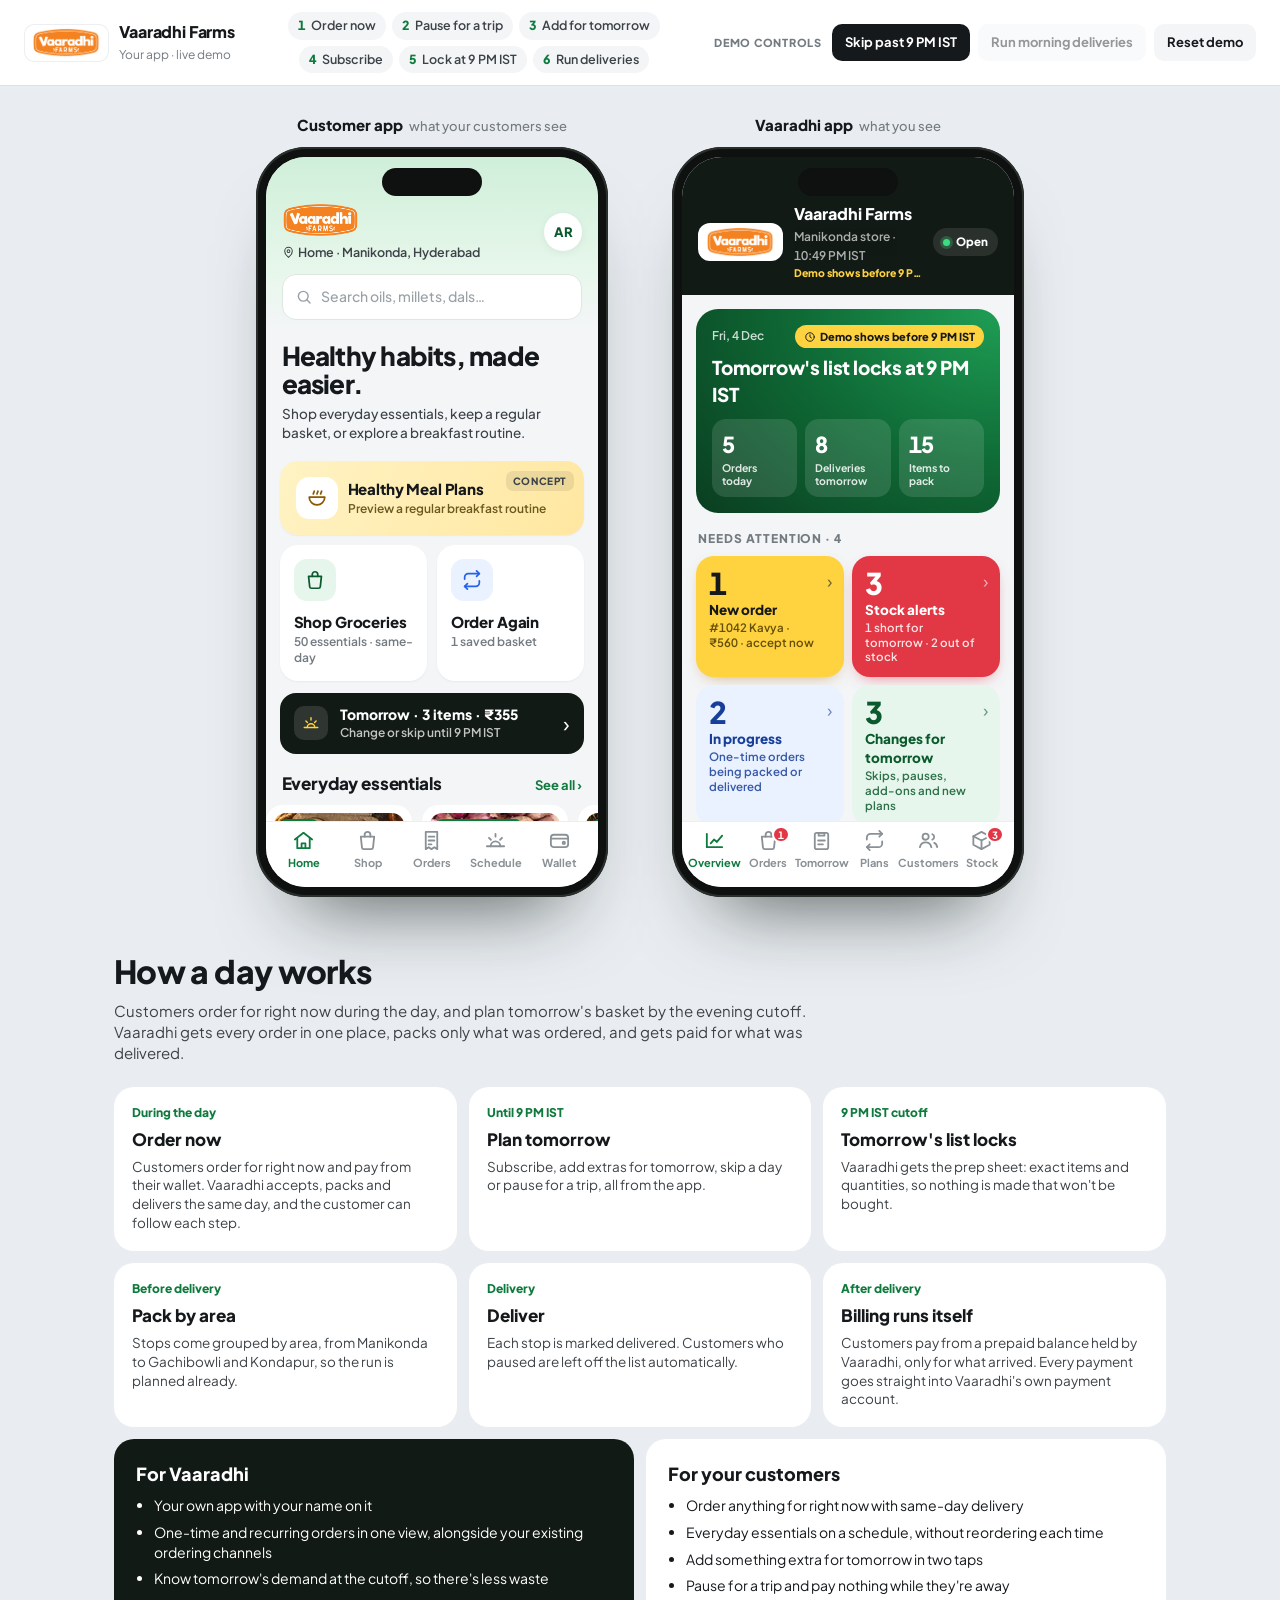
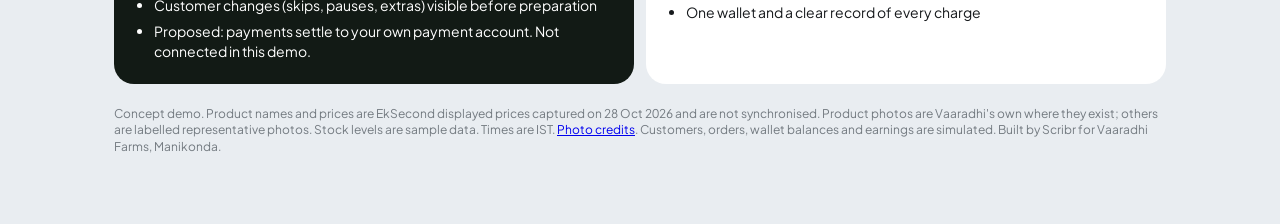
<file: index.html>
<!doctype html>
<html lang="en">
<head>
<meta charset="utf-8">
<meta name="viewport" content="width=device-width, initial-scale=1, viewport-fit=cover">
<meta name="robots" content="noindex, nofollow">
<meta name="theme-color" content="#0F7A3D">
<meta name="mobile-web-app-capable" content="yes">
<meta name="apple-mobile-web-app-capable" content="yes">
<meta name="apple-mobile-web-app-status-bar-style" content="default">
<meta name="apple-mobile-web-app-title" content="Vaaradhi">
<link rel="manifest" href="manifest.webmanifest">
<link rel="apple-touch-icon" href="icons/apple-touch-icon.png">
<link rel="icon" type="image/png" href="icons/icon-192.png">
<title>Vaaradhi Farms · App Demo</title>
<link rel="preconnect" href="https://fonts.googleapis.com">
<link rel="preconnect" href="https://fonts.gstatic.com" crossorigin>
<link rel="stylesheet" href="https://fonts.googleapis.com/css2?family=Plus+Jakarta+Sans:wght@400;500;600;700;800&display=swap">
<link rel="stylesheet" href="css/app.css">
</head>
<body data-view="customer">

<header class="top">
  <div class="wm"><span class="logo">V</span><div><b>Vaaradhi Farms</b><span>Your app · live demo</span></div></div>
  <div class="seg-view" role="tablist">
    <button data-a="view" data-v="customer" id="vCust">Customer</button>
    <button data-a="view" data-v="merchant" id="vMerch">Vaaradhi<i class="bdg" id="bdg" hidden></i></button>
    <button data-a="view" data-v="how" id="vHow">How it works</button>
  </div>
  <div class="script" aria-label="Demo script">
    <span><i>1</i>Order now</span><span><i>2</i>Pause for a trip</span><span><i>3</i>Add for tomorrow</span><span><i>4</i>Subscribe</span><span><i>5</i>Lock at <b class="cutoff-label">9 PM</b></span><span><i>6</i>Run deliveries</span>
  </div>
  <button class="dbtn demo-toggle" data-a="demo" aria-label="Demo controls">Demo ▾</button>
  <div class="demo-btns" id="demoBtns" role="group" aria-label="Demo controls, for presenting only">
    <span class="dctl">Demo controls</span>
    <button class="dbtn hot" data-a="lock" id="bLock">Skip past <span class="cutoff-label">9 PM</span></button>
    <button class="dbtn" data-a="morning" id="bMorn">Run morning deliveries</button>
    <button class="dbtn" data-a="reset">Reset demo</button>
  </div>
</header>

<main class="stage">
  <section class="device" id="cust">
    <div class="dlabel">Customer app<span>what your customers see</span></div>
    <div class="frame"><div class="app" id="custApp"></div></div>
  </section>
  <section class="device" id="merch">
    <div class="dlabel">Vaaradhi app<span>what you see</span></div>
    <div class="frame"><div class="app" id="merchApp"></div></div>
  </section>
</main>

<section class="how" id="how">
  <h2>How a day works</h2>
  <p class="sub">Customers order for right now during the day, and plan tomorrow's basket by the evening cutoff. Vaaradhi gets every order in one place, packs only what was ordered, and gets paid for what was delivered.</p>
  <ol class="steps">
    <li><time>During the day</time><b>Order now</b><p>Customers order for right now and pay from their wallet. Vaaradhi accepts, packs and delivers the same day, and the customer can follow each step.</p></li>
    <li><time>Until <span class="cutoff-label">9 PM</span></time><b>Plan tomorrow</b><p>Subscribe, add extras for tomorrow, skip a day or pause for a trip, all from the app.</p></li>
    <li><time><span class="cutoff-label">9 PM</span> cutoff</time><b>Tomorrow's list locks</b><p>Vaaradhi gets the prep sheet: exact items and quantities, so nothing is made that won't be bought.</p></li>
    <li><time>Before delivery</time><b>Pack by area</b><p>Stops come grouped by area, from Manikonda to Gachibowli and Kondapur, so the run is planned already.</p></li>
    <li><time>Delivery</time><b>Deliver</b><p>Each stop is marked delivered. Customers who paused are left off the list automatically.</p></li>
    <li><time>After delivery</time><b>Billing runs itself</b><p>Customers pay from a prepaid balance held by Vaaradhi, only for what arrived. Every payment goes straight into Vaaradhi's own payment account.</p></li>
  </ol>
  <div class="cols">
    <div class="col"><h3>For Vaaradhi</h3><ul>
      <li>Your own app with your name on it</li>
      <li>One-time and recurring orders in one view, alongside your existing ordering channels</li>
      <li>Know tomorrow's demand at the cutoff, so there's less waste</li>
      <li>Customer changes (skips, pauses, extras) visible before preparation</li>
      <li>Proposed: payments settle to your own payment account. Not connected in this demo.</li>
    </ul></div>
    <div class="col light"><h3>For your customers</h3><ul>
      <li>Order anything for right now with same-day delivery</li>
      <li>Everyday essentials on a schedule, without reordering each time</li>
      <li>Add something extra for tomorrow in two taps</li>
      <li>Pause for a trip and pay nothing while they're away</li>
      <li>One wallet and a clear record of every charge</li>
    </ul></div>
  </div>
  <p class="foot">Concept demo. Product names and prices are EkSecond displayed prices captured on 28 Oct 2026 and are not synchronised. Product photos are Vaaradhi's own where they exist; others are labelled representative photos. Stock levels are sample data. Times are IST. <a href="CREDITS.md">Photo credits</a>. Customers, orders, wallet balances and earnings are simulated. Built by Scribr for Vaaradhi Farms, Manikonda.</p>
</section>

<script src="data/config.js"></script>
<script src="data/catalogue.js"></script>
<script src="data/plans.js"></script>
<script src="data/product-images.js"></script>
<script src="js/app.js"></script>
</body>
</html>
</file>
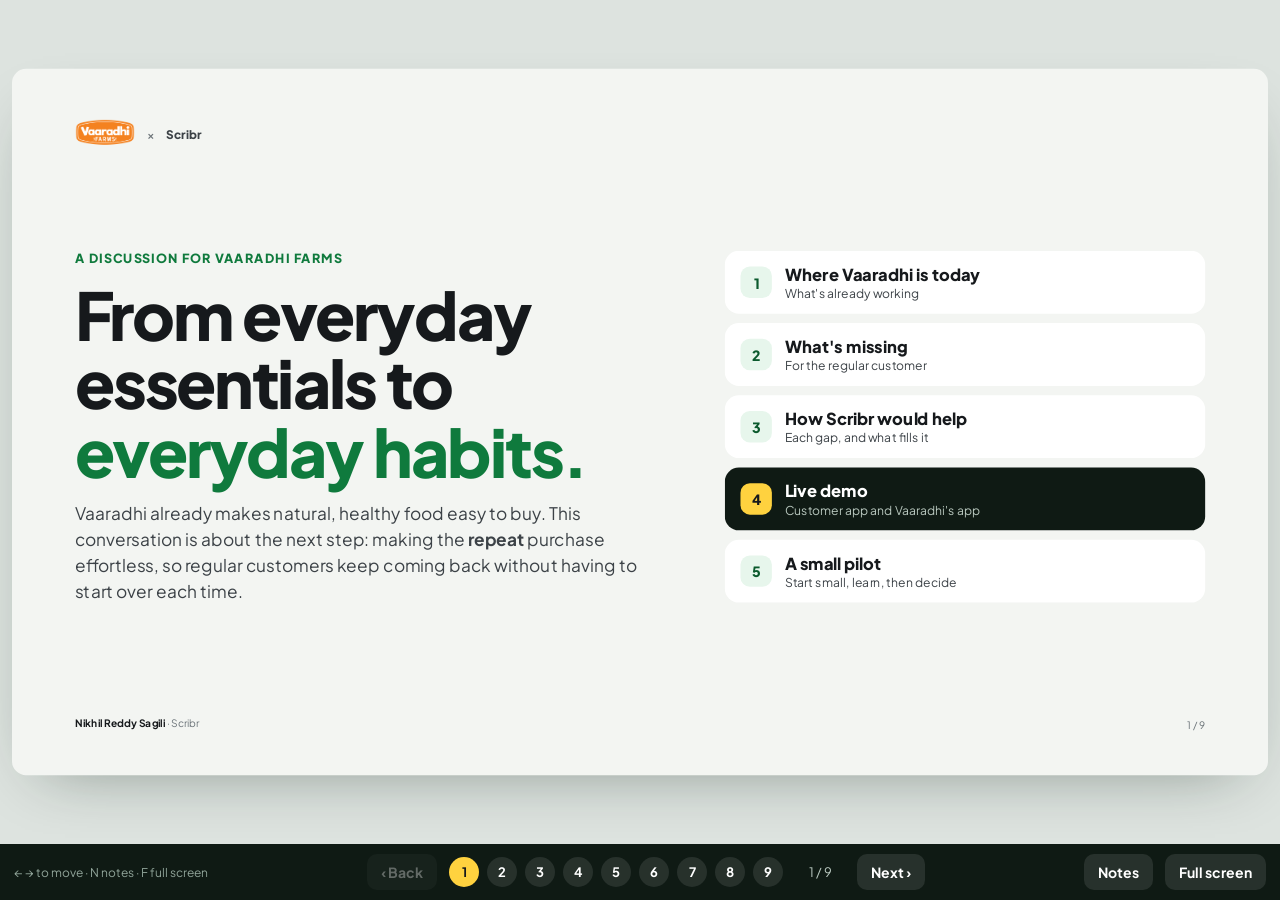
<file: slides.html>
<!doctype html>
<html lang="en">
<head>
<meta charset="utf-8">
<meta name="viewport" content="width=device-width, initial-scale=1">
<meta name="robots" content="noindex, nofollow">
<title>Scribr × Vaaradhi Farms · Discussion</title>
<link rel="preconnect" href="https://fonts.googleapis.com">
<link rel="preconnect" href="https://fonts.gstatic.com" crossorigin>
<link rel="stylesheet" href="https://fonts.googleapis.com/css2?family=Plus+Jakarta+Sans:wght@400;500;600;700;800&display=swap">
<style>
:root{
  --brand:#0F7A3D; --brand-2:#139A4E; --brand-soft:#E7F6EC; --brand-ink:#0B5A2D;
  --ink:#16191C; --ink-2:#3C4247; --muted:#6B7378; --line:#E3E7EA; --bg:#F3F5F2; --card:#FFFFFF;
  --yellow:#FFD23F; --yellow-soft:#FFF5D1; --amber:#7A5B00; --dark:#0F1A14; --grey-soft:#ECEEF0;
  --ui:"Plus Jakarta Sans", system-ui, -apple-system, "Segoe UI", Roboto, sans-serif;
  color-scheme:light;
}
*{box-sizing:border-box}
html,body{margin:0;height:100%}
body{background:#DDE3DF;color:var(--ink);font-family:var(--ui);-webkit-font-smoothing:antialiased;overflow:hidden}
button{font:inherit;cursor:pointer}
button:focus-visible,a:focus-visible{outline:3px solid var(--brand-2);outline-offset:2px}

/* stage: designed at 1600 x 900 and scaled to fit the window */
.viewport{position:fixed;inset:0 0 56px 0;overflow:hidden}
/* centred from its midpoint, then scaled, so it fits windows smaller than the 1600x900 design */
.stage{width:1600px;height:900px;position:absolute;left:50%;top:50%;transform-origin:center center}
.slide{position:absolute;inset:0;background:var(--bg);border-radius:18px;overflow:hidden;padding:64px 80px 56px;display:none;flex-direction:column;box-shadow:0 30px 80px -40px rgba(10,30,20,.45)}
.slide.on{display:flex}
.slide h1,.slide h2{margin:0;letter-spacing:-.03em;line-height:1.04}
.slide h1{font-size:76px;font-weight:800}
.slide h2{font-size:52px;font-weight:800}
.eyebrow{font-size:16px;font-weight:800;letter-spacing:.08em;text-transform:uppercase;color:var(--brand)}
.lede{font-size:22px;line-height:1.5;color:var(--ink-2);margin:18px 0 0;max-width:60ch}
.foot{margin-top:auto;padding-top:14px;display:flex;justify-content:space-between;align-items:flex-end;gap:20px;font-size:13px;color:var(--muted)}
.foot .src{max-width:90ch;line-height:1.45}
.brandrow{display:flex;align-items:center;gap:14px;font-weight:800;font-size:15px;color:var(--ink-2)}
.brandrow img{height:34px;width:auto}
.brandrow .x{color:var(--muted);font-weight:600}

/* labels that separate what is working, sample and proposed */
.legend{display:flex;gap:8px;flex-wrap:wrap;justify-content:flex-end;flex:none;max-width:520px}
.lab{display:inline-flex;align-items:center;gap:6px;font-size:12.5px;font-weight:800;padding:5px 10px;border-radius:999px;white-space:nowrap}
.lab::before{content:"";width:8px;height:8px;border-radius:50%}
.lab.work{background:var(--brand-soft);color:var(--brand-ink)} .lab.work::before{background:var(--brand)}
.lab.sample{background:var(--grey-soft);color:#4B5359} .lab.sample::before{background:#8A9196}
.lab.prop{background:var(--yellow-soft);color:var(--amber)} .lab.prop::before{background:var(--yellow)}

/* phone screenshots */
.phones{display:flex;gap:26px;align-items:flex-start}
.ph{margin:0;display:flex;flex-direction:column;gap:12px;align-items:center}
.ph .frame{background:#0E1110;border-radius:34px;padding:8px;box-shadow:0 24px 50px -28px rgba(10,20,14,.6)}
.ph img{display:block;border-radius:27px;background:#fff}
.ph figcaption{text-align:center;max-width:250px}
.ph figcaption b{display:block;font-size:17px;font-weight:800}
.ph figcaption span{font-size:14px;color:var(--ink-2);line-height:1.4}

/* slide 1 */
.s1{display:grid;grid-template-columns:1.15fr 1fr;gap:56px;margin-top:34px;flex:1;min-height:0}
.has{background:var(--card);border-radius:22px;padding:26px 28px;display:flex;flex-direction:column;gap:14px}
.has h3,.opp h3{margin:0;font-size:15px;font-weight:800;letter-spacing:.07em;text-transform:uppercase;color:var(--muted)}
.has ul{margin:0;padding:0;list-style:none;display:flex;flex-direction:column;gap:12px}
.has li{display:flex;gap:12px;font-size:18px;line-height:1.4}
.has li i{flex:none;width:30px;height:30px;border-radius:9px;background:var(--brand-soft);color:var(--brand-ink);display:grid;place-items:center;font-style:normal;font-weight:800;font-size:14px}
.has small{display:block;color:var(--muted);font-size:14px}
.opp{background:var(--dark);color:#fff;border-radius:22px;padding:26px 28px;display:flex;flex-direction:column;gap:14px;margin-top:16px}
.opp h3{color:#9DB3A5}
.opp ol{margin:0;padding:0;list-style:none;display:flex;flex-direction:column;gap:12px;counter-reset:o}
.opp li{counter-increment:o;display:flex;gap:12px;align-items:baseline;font-size:19px;font-weight:600}
.opp li::before{content:counter(o);flex:none;width:28px;height:28px;border-radius:50%;background:var(--yellow);color:var(--ink);display:grid;place-items:center;font-weight:800;font-size:14px}
.opp li .lab{margin-left:6px}

/* slide 2 + 4 */
.s2{display:grid;grid-template-columns:330px 1fr;gap:44px;margin-top:30px;flex:1;min-height:0}
.points{display:flex;flex-direction:column;gap:18px}
.pt b{display:block;font-size:20px;font-weight:800}
.pt span{font-size:16.5px;color:var(--ink-2);line-height:1.45}
.split{display:grid;grid-template-columns:1fr;gap:10px;margin-top:4px}
.split div{border-radius:16px;padding:12px 16px;font-size:15px;line-height:1.4}
.split b{display:block;font-size:16.5px;margin-bottom:4px}
.split .conf{background:var(--brand-soft);color:var(--brand-ink)}
.split .intr{background:var(--yellow-soft);color:var(--amber)}

/* slide 3 */
.s3{display:grid;grid-template-columns:1fr 580px;gap:40px;margin-top:28px;flex:1;min-height:0}
.concepts{display:grid;grid-template-columns:1fr 1fr;gap:14px}
.cc{background:var(--card);border-radius:20px;padding:20px 22px;display:flex;flex-direction:column;gap:8px}
.cc b{font-size:22px;font-weight:800;letter-spacing:-.01em}
.cc p{margin:0;font-size:16px;color:var(--ink-2);line-height:1.4}
.cc .chips{display:flex;gap:6px;flex-wrap:wrap;margin-top:auto}
.chip{font-size:12.5px;font-weight:800;padding:4px 9px;border-radius:999px;background:var(--brand-soft);color:var(--brand-ink)}
.chip.b{background:#EAF1FF;color:#2563EB}
.tbc{margin-top:16px;background:var(--yellow-soft);border-radius:18px;padding:16px 20px}
.tbc > b{display:block;font-size:15px;color:var(--amber);font-weight:800;margin-bottom:8px}
.tbc .chips{display:flex;gap:6px;flex-wrap:wrap}
.tbc .chip{background:#fff;color:var(--amber)}
.tbc p{margin:10px 0 0;font-size:15px;color:#5C4A12;line-height:1.45}

/* slide 5 */
.s5{display:grid;grid-template-columns:1fr 1fr;gap:36px;margin-top:28px}
.pilot{background:var(--card);border-radius:22px;padding:24px 26px;display:flex;flex-direction:column;gap:16px}
.size{display:flex;gap:12px;align-items:stretch}
.size div{flex:1;background:var(--yellow-soft);border-radius:16px;padding:14px 16px}
.size b{display:block;font-size:34px;font-weight:800;letter-spacing:-.02em;color:var(--ink)}
.size span{font-size:14px;color:var(--amber);font-weight:700}
.steps{margin:0;padding:0;list-style:none;display:grid;grid-template-columns:1fr 1fr;gap:10px}
.steps li{background:var(--bg);border-radius:14px;padding:12px 14px;font-size:15px;line-height:1.4}
.steps li b{display:block;font-size:16px;margin-bottom:2px}
.measure{background:var(--card);border-radius:22px;padding:24px 26px}
.measure ul{margin:12px 0 0;padding:0;list-style:none;display:grid;grid-template-columns:1fr 1fr;gap:10px 18px}
.measure li{font-size:17px;display:flex;gap:10px;align-items:baseline}
.measure li::before{content:"";flex:none;width:9px;height:9px;border-radius:3px;background:var(--brand);transform:translateY(-2px)}
.measure h3{margin:0;font-size:15px;font-weight:800;letter-spacing:.07em;text-transform:uppercase;color:var(--muted)}
.ask{margin-top:24px;background:var(--dark);color:#fff;border-radius:22px;padding:26px 30px;display:flex;justify-content:space-between;align-items:center;gap:30px}
.ask p{margin:0;font-size:27px;font-weight:700;line-height:1.3;letter-spacing:-.01em;max-width:44ch}
.ask .who{flex:none;text-align:right;font-size:15px;color:#B9C8BF;line-height:1.5}
.ask .who b{display:block;color:#fff;font-size:18px}

/* opening slides */
.slide h1.big{font-size:84px;max-width:15ch;margin-top:18px}
.slide h1 em,.slide h2 em.hl{font-style:normal;color:var(--brand)}
.t1{display:grid;grid-template-columns:1.25fr 1fr;gap:64px;align-items:center;flex:1;min-height:0}
.agenda{margin:0;padding:0;list-style:none;counter-reset:a;display:flex;flex-direction:column;gap:12px}
.agenda li{counter-increment:a;background:var(--card);border-radius:18px;padding:16px 20px 16px 76px;position:relative}
.agenda li::before{content:counter(a);position:absolute;left:20px;top:50%;transform:translateY(-50%);width:40px;height:40px;border-radius:12px;background:var(--brand-soft);color:var(--brand-ink);display:grid;place-items:center;font-weight:800;font-size:18px}
.agenda li:nth-child(4){background:var(--dark);color:#fff}
.agenda li:nth-child(4)::before{background:var(--yellow);color:var(--ink)}
.agenda li:nth-child(4) span{color:#B9C8BF}
.agenda b{display:block;font-size:21px;font-weight:800}
.agenda span{font-size:15.5px;color:var(--ink-2)}
.chans{display:grid;grid-template-columns:repeat(4,1fr);gap:18px;margin-top:40px;min-height:330px}
.ch{background:var(--card);border-radius:22px;padding:24px 24px 20px;display:flex;flex-direction:column;gap:10px}
.ch i{width:42px;height:42px;border-radius:13px;background:var(--brand);color:#fff;display:grid;place-items:center;font-style:normal;font-weight:800;font-size:18px}
.ch b{font-size:23px;font-weight:800;letter-spacing:-.01em}
.ch p{margin:0;font-size:17px;line-height:1.45;color:var(--ink-2)}
.ch small{margin-top:auto;font-size:13px;color:var(--muted);font-weight:600}
.base{margin-top:26px;background:var(--dark);color:#fff;border-radius:22px;padding:24px 28px}
.base h3{margin:0 0 14px;font-size:15px;font-weight:800;letter-spacing:.07em;text-transform:uppercase;color:#9DB3A5}
.basel{display:grid;grid-template-columns:repeat(3,1fr);gap:24px}
.basel div{border-left:4px solid var(--yellow);padding-left:16px}
.basel b{display:block;font-size:23px;font-weight:800}
.basel span{font-size:17px;color:#C9D6CE;line-height:1.4}
.gaps{display:grid;grid-template-columns:1.3fr 1fr;gap:28px;margin-top:34px;align-items:start}
.seen{display:grid;grid-template-columns:1fr 1fr;gap:16px;align-content:start}
.gp{background:var(--card);border-radius:20px;padding:26px 24px;min-height:190px;display:flex;gap:14px;box-shadow:inset 4px 0 0 var(--brand)}
.gp i{flex:none;width:34px;height:34px;border-radius:10px;background:var(--brand-soft);color:var(--brand-ink);display:grid;place-items:center;font-style:normal;font-weight:800}
.gp b{display:block;font-size:20px;font-weight:800;line-height:1.25;margin-bottom:6px}
.gp span{font-size:16px;line-height:1.45;color:var(--ink-2)}
.ask2{background:var(--yellow-soft);border-radius:22px;padding:26px 28px 28px}
.ask2 ul{gap:16px!important}
.ask2 h3{margin:0 0 14px;font-size:15px;font-weight:800;letter-spacing:.07em;text-transform:uppercase;color:var(--amber)}
.ask2 ul{margin:0;padding:0;list-style:none;display:flex;flex-direction:column;gap:12px}
.ask2 li{font-size:18px;line-height:1.4;font-weight:600;color:#3D3210;display:flex;gap:12px}
.ask2 li::before{content:"?";flex:none;width:26px;height:26px;border-radius:50%;background:var(--yellow);color:var(--ink);display:grid;place-items:center;font-weight:800;font-size:14px}
.fix{margin-top:28px;background:var(--card);border-radius:22px;padding:10px 26px 12px}
.fh,.fr{display:grid;grid-template-columns:1fr 34px 1.55fr 1fr 170px;gap:14px;align-items:center}
.fh{padding:10px 0;font-size:13px;font-weight:800;letter-spacing:.07em;text-transform:uppercase;color:var(--muted);border-bottom:1px solid var(--line)}
.fr{padding:14px 0;border-bottom:1px solid var(--line);font-size:16.5px;line-height:1.4;color:var(--ink-2)}
.fr:last-child{border-bottom:0}
.fr .g{font-weight:700;color:var(--ink)}
.fr i{font-style:normal;font-size:22px;color:var(--brand);font-weight:800;text-align:center}
.fr b{color:var(--ink)}
.fr span:nth-child(4){font-weight:700;color:var(--brand-ink)}
.fr .lab{justify-self:start}
.day{display:grid;grid-template-columns:auto 1fr auto;gap:40px;margin-top:26px;flex:1;min-height:0;align-items:start}
.flow ol{margin:0;padding:0;list-style:none;counter-reset:f;display:flex;flex-direction:column;gap:12px}
.flow li{counter-increment:f;background:var(--card);border-radius:18px;padding:13px 20px 13px 72px;position:relative}
.flow li::before{content:counter(f);position:absolute;left:18px;top:16px;width:36px;height:36px;border-radius:50%;background:var(--brand);color:#fff;display:grid;place-items:center;font-weight:800}
.flow li b{font-size:19px;font-weight:800}
.flow li > span:last-child{display:block;font-size:16px;color:var(--ink-2);line-height:1.4;margin-top:3px}
.same{margin:14px 0 0;font-size:16px;font-weight:700;color:var(--brand-ink);background:var(--brand-soft);border-radius:14px;padding:12px 16px}
.next{margin-top:12px;background:var(--dark);color:#fff;border-radius:16px;padding:14px 18px;display:flex;justify-content:space-between;align-items:center;gap:12px}
.next b{font-size:19px}
.next span{font-size:15px;color:var(--yellow);font-weight:700}

/* controls */
.controls{position:fixed;left:0;right:0;bottom:0;height:56px;display:flex;align-items:center;justify-content:center;gap:12px;background:#0F1A14;color:#fff;padding:0 14px}
.controls button{background:rgba(255,255,255,.1);color:#fff;border:0;border-radius:10px;padding:9px 14px;font-weight:700;font-size:14px}
.controls button:disabled{opacity:.35;cursor:default}
.dots{display:flex;gap:8px}
.dots button{width:30px;height:30px;padding:0;border-radius:50%;font-size:13px}
.dots button[aria-current="true"]{background:var(--yellow);color:var(--ink)}
.count{font-size:13px;color:#B9C8BF;min-width:50px;text-align:center}
.spacer{flex:1}
.hint{font-size:12px;color:#8FA398}

/* presenter notes */
.notes{display:none}
.notespanel{position:fixed;right:14px;bottom:70px;width:min(460px,calc(100vw - 28px));max-height:calc(100vh - 100px);overflow:auto;background:#fff;color:var(--ink);border-radius:16px;padding:18px 20px;box-shadow:0 24px 60px -20px rgba(0,0,0,.5);font-size:14.5px;line-height:1.5;z-index:10}
.notespanel h4{margin:0 0 8px;font-size:12px;letter-spacing:.08em;text-transform:uppercase;color:var(--muted)}
.notespanel ul{margin:0;padding-left:18px;display:flex;flex-direction:column;gap:6px}
/* export: ?still shows one slide at full size with no controls; printing gives one slide per page */
html.still .controls,html.still .notespanel{display:none!important}
html.still .viewport{inset:0}
html.still .stage{left:0;top:0;transform:none!important}
html.still .slide{border-radius:0;box-shadow:none}
@media print{
  @page{size:1600px 900px;margin:0}
  html,body{height:auto;overflow:visible;background:#fff;-webkit-print-color-adjust:exact;print-color-adjust:exact}
  .controls,.notespanel{display:none!important}
  .viewport{position:static}
  .stage{position:static;transform:none!important;width:1600px;height:auto}
  .slide{display:flex!important;position:relative;inset:auto;width:1600px;height:900px;border-radius:0;box-shadow:none;break-after:page;page-break-after:always}
  .slide:last-child{break-after:auto;page-break-after:auto}
}
@media (prefers-reduced-motion: reduce){*{transition:none!important;animation:none!important}}
</style>
</head>
<body>
<div class="viewport" id="viewport"><div class="stage" id="stage">

<!-- ============ 1 · title ============ -->
<section class="slide" data-title="From everyday essentials to everyday habits" aria-label="Slide 1">
  <div class="brandrow" data-brand><span data-logo>Vaaradhi Farms</span><span class="x">×</span><span>Scribr</span></div>
  <div class="t1">
    <div>
      <div class="eyebrow">A discussion for Vaaradhi Farms</div>
      <h1 class="big">From everyday essentials to <em>everyday habits.</em></h1>
      <p class="lede">Vaaradhi already makes natural, healthy food easy to buy. This conversation is about the next step: making the <b>repeat</b> purchase effortless, so regular customers keep coming back without having to start over each time.</p>
    </div>
    <ol class="agenda">
      <li><b>Where Vaaradhi is today</b><span>What's already working</span></li>
      <li><b>What's missing</b><span>For the regular customer</span></li>
      <li><b>How Scribr would help</b><span>Each gap, and what fills it</span></li>
      <li><b>Live demo</b><span>Customer app and Vaaradhi's app</span></li>
      <li><b>A small pilot</b><span>Start small, learn, then decide</span></li>
    </ol>
  </div>
  <div class="foot"><span class="src"><b style="color:var(--ink)">Nikhil Reddy Sagili</b> · Scribr</span><span>1 / 9</span></div>
  <aside class="notes"><ul>
    <li>Thank them for their time. Say this will take about 10 minutes, then the demo, then questions.</li>
    <li>Set the tone: we're here to learn how they work, not to replace anything they use today.</li>
  </ul></aside>
</section>

<!-- ============ 2 · today ============ -->
<section class="slide" data-title="Where Vaaradhi is today" aria-label="Slide 2">
  <div style="display:flex;justify-content:space-between;align-items:flex-start;gap:20px">
    <div><div class="eyebrow">Where Vaaradhi is today</div><h2 style="margin-top:12px">A strong base to build on: four ways to buy today.</h2></div>
  </div>
  <div class="chans">
    <div class="ch"><i>1</i><b>The store</b><p>Walk-in shopping in Manikonda, Hyderabad.</p><small>Address listed on vaaradhifarms.com</small></div>
    <div class="ch"><i>2</i><b>vaaradhifarms.com</b><p>Its own online store for packaged staples: honey, ghee, oils, pickles, millets and snacks, with customer login and order tracking.</p><small>Website, checked 15 Nov 2026</small></div>
    <div class="ch"><i>3</i><b>Ordering page + WhatsApp</b><p>A click-to-order page with 192 listed items in 18 categories, alongside ordering on WhatsApp, with same-day delivery.</p><small>Ordering page (EkSecond), captured 28 Oct 2026</small></div>
    <div class="ch"><i>4</i><b>Swiggy and Zomato</b><p>Orders through the delivery apps, within their delivery areas.</p><small>From our conversations</small></div>
  </div>
  <div class="base">
    <h3>What Vaaradhi can build on</h3>
    <div class="basel">
      <div><b>A local store</b><span>In Manikonda, that customers can walk into</span></div>
      <div><b>A wide natural range</b><span>Cold-pressed oils, millets, pulses, flours, spices, pickles, honey, ghee and more</span></div>
      <div><b>Customers already order online</b><span>On the website, the ordering page and WhatsApp</span></div>
    </div>
  </div>
  <div class="foot"><span class="src">From Vaaradhi's public website (checked 15 Nov 2026), its public ordering page (captured 28 Oct 2026) and our conversations. Scribr is proposed as a complement to these channels, not a replacement.</span><span>2 / 9</span></div>
  <aside class="notes"><ul>
    <li>Start with what they've built. Let them correct anything that's out of date.</li>
    <li>Ask: "Which channel brings most of your regular customers today?"</li>
  </ul></aside>
</section>

<!-- ============ 3 · gaps ============ -->
<section class="slide" data-title="What's missing for the regular customer" aria-label="Slide 3">
  <div style="display:flex;justify-content:space-between;align-items:flex-start;gap:20px">
    <div><div class="eyebrow">What's missing</div><h2 style="margin-top:12px;max-width:21ch">Easy to buy once. The <em class="hl">regular customer</em> is the gap.</h2></div>
    <div class="legend"><span class="lab work">Seen on public channels</span><span class="lab prop">To confirm with you</span></div>
  </div>
  <div class="gaps">
    <div class="seen">
      <div class="gp"><i>1</i><div><b>No repeat or regular ordering on the website</b><span>We didn't find a subscription, regular delivery or "order again" option on vaaradhifarms.com.</span></div></div>
      <div class="gp"><i>2</i><div><b>Breakfast isn't on offer online</b><span>We couldn't find prepared breakfast on the website or the ordering page.</span></div></div>
      <div class="gp"><i>3</i><div><b>Orders arrive in many places</b><span>The store, website, ordering page, WhatsApp, Swiggy and Zomato each take orders separately.</span></div></div>
      <div class="gp"><i>4</i><div><b>Delivery-app customers order through the apps</b><span>On Swiggy and Zomato, orders come through their apps and only within their delivery areas.</span></div></div>
    </div>
    <div class="ask2">
      <h3>What we'd like to check with you</h3>
      <ul>
        <li>Do regular customers send the same order on WhatsApp week after week?</li>
        <li>How are WhatsApp orders written up for packing and delivery?</li>
        <li>How is tomorrow's preparation planned, and how much is left over?</li>
        <li>How do you notice when a regular customer stops ordering?</li>
        <li>Do customers ask for a regular breakfast?</li>
      </ul>
    </div>
  </div>
  <div class="foot"><span class="src">"Seen on public channels" comes from Vaaradhi's website (checked 15 Nov 2026) and ordering page (captured 28 Oct 2026). We haven't seen Vaaradhi's internal tools or numbers; the questions on the right are to confirm, not assumptions.</span><span>3 / 9</span></div>
  <aside class="notes"><ul>
    <li>Present the left side as what we noticed from the outside, and invite correction.</li>
    <li>Spend time on the questions. Their answers decide which part of the demo to stress: prep → Tomorrow, repeat WhatsApp orders → Order again and Subscribe, breakfast → Breakfast plans.</li>
    <li>Write the answers into docs/discovery-questions.md.</li>
  </ul></aside>
</section>

<!-- ============ 4 · how Scribr helps ============ -->
<section class="slide" data-title="How Scribr would help" aria-label="Slide 4">
  <div style="display:flex;justify-content:space-between;align-items:flex-start;gap:20px">
    <div><div class="eyebrow">How Scribr would help</div><h2 style="margin-top:12px">One place for regular customers, built around Vaaradhi's day.</h2></div>
    <div class="legend"><span class="lab work">Working in the demo</span><span class="lab prop">Proposed</span></div>
  </div>
  <div class="fix">
    <div class="fh"><span>The gap</span><span></span><span>What Scribr adds</span><span>What Vaaradhi gets</span><span></span></div>
    <div class="fr"><span class="g">No "order again" on the website</span><i>→</i><span><b>Saved baskets and one-tap "Order again"</b></span><span>Less back-and-forth with customers</span><span class="lab work">Order again</span></div>
    <div class="fr"><span class="g">No regular delivery on the website</span><i>→</i><span><b>Recurring orders</b>: daily, chosen days or weekly. Customers skip, pause or change before the cutoff</span><span>Repeat orders known in advance</span><span class="lab work">Subscribe</span></div>
    <div class="fr"><span class="g">Orders arrive in many places</span><i>→</i><span><b>One order list</b> for today and tomorrow, grouped by what to do next</span><span>What needs doing, at a glance</span><span class="lab work">Overview · Orders</span></div>
    <div class="fr"><span class="g">Next-day preparation to work out</span><i>→</i><span><b>Tomorrow's list locks at the cutoff</b>, with exact quantities per product and a delivery run by area</span><span>Prepare what's been ordered</span><span class="lab work">Tomorrow</span></div>
    <div class="fr"><span class="g">Breakfast isn't on offer online</span><i>→</i><span><b>Collect interest first</b>, then launch a plan with Vaaradhi's own menu and price</span><span>Test demand before committing the kitchen</span><span class="lab work">Breakfast plans</span></div>
    <div class="fr"><span class="g">Delivery-app customers order through the apps</span><i>→</i><span><b>An ordering app in Vaaradhi's name</b>, where regular customers order directly</span><span>A direct relationship with regular customers</span><span class="lab prop">Proposed</span></div>
  </div>
  <div class="foot"><span class="src">"What Vaaradhi gets" is what each feature is designed to do, not a promised result. A pilot would measure whether it happens. The cutoff (9 PM IST) is provisional.</span><span>4 / 9</span></div>
  <aside class="notes"><ul>
    <li>Go row by row and connect each one to what they just told you on the previous slide.</li>
    <li>Skip rows that don't apply to them.</li>
    <li>If asked "how much?" or "when?", say you'd like to agree the scope first and come back with a clear answer.</li>
  </ul></aside>
</section>

<!-- ============ 5 · a day ============ -->
<section class="slide" data-title="How a day would run" aria-label="Slide 5">
  <div style="display:flex;justify-content:space-between;align-items:flex-start;gap:20px">
    <div><div class="eyebrow">How it fits</div><h2 style="margin-top:12px">Alongside today's channels, a simple daily rhythm.</h2></div>
    <div class="legend"><span class="lab work">Working in the demo</span><span class="lab sample">Sample data</span></div>
  </div>
  <div class="day">
    <figure class="ph"><div class="frame"><img src="assets/slides/c-shop.png" width="196" height="424" alt="Customer shop with Vaaradhi's products, categories and ADD buttons"></div><figcaption><b>Customer app</b><span>Shop, order again, subscribe</span></figcaption></figure>
    <div class="flow">
      <ol>
        <li><b>During the day</b><span>Customers order for today, or set up and change their regular orders.</span></li>
        <li><b>9 PM cutoff</b> <span class="lab prop">Provisional</span><span>Tomorrow's list locks. Later changes apply from the next delivery.</span></li>
        <li><b>Evening and morning</b><span>The prep sheet shows exact quantities, and the delivery run is grouped by area.</span></li>
        <li><b>Delivery</b><span>Orders are marked delivered, and customers see the status in their app.</span></li>
      </ol>
      <p class="same">The store, website, ordering page, WhatsApp, Swiggy and Zomato carry on unchanged.</p>
      <div class="next"><b>Next: the live demo</b><span>nikhilsagili.github.io/ScribrHQ-Vaaradhi</span></div>
    </div>
    <figure class="ph"><div class="frame"><img src="assets/slides/m-overview.png" width="196" height="424" alt="Vaaradhi's overview: what needs attention, quick actions and today's orders"></div><figcaption><b>Vaaradhi's app</b><span>Orders, tomorrow's list, plans</span></figcaption></figure>
  </div>
  <div class="foot"><span class="src">Screens from the working demo. Customers, orders and figures are sample data; no payments are processed and no other service is connected.</span><span>5 / 9</span></div>
  <aside class="notes"><ul>
    <li>Switch to the live demo here. Show both apps side by side on a laptop, or the customer app on your phone.</li>
    <li>The next three slides recap the demo; use them if the demo can't be shown, or as a summary afterwards.</li>
  </ul></aside>
</section>

<!-- ============ 6 · recap ============ -->
<section class="slide" data-title="Make repeat ordering effortless" aria-label="Slide 6">
  <div style="display:flex;justify-content:space-between;align-items:flex-start;gap:20px">
    <div><div class="eyebrow">Customer experience</div><h2 style="margin-top:12px">Make repeat ordering effortless.</h2></div>
    <div class="legend"><span class="lab work">Working in the demo</span><span class="lab sample">Sample data</span></div>
  </div>
  <div class="s2">
    <div class="points">
      <div class="pt"><b>Shop the real catalogue</b><span>50 Vaaradhi products with names and prices from its ordering page, plus search and categories.</span></div>
      <div class="pt"><b>Save a basket, reorder in one tap</b><span>Customers save their usual basket or repeat a past order, and change quantities before checkout.</span></div>
      <div class="pt"><b>Flexible recurring orders</b><span>Daily, alternate days, chosen weekdays, weekly or every 2 weeks, for eligible essentials.</span></div>
      <div class="pt"><b>Customers stay in control</b><span>Skip a date, pause, change quantity or cancel. Changes close at a cutoff the evening before (9 PM IST, provisional).</span></div>
    </div>
    <div class="phones">
      <figure class="ph"><div class="frame"><img src="assets/slides/c-home.png" width="230" height="498" alt="Customer home screen with Healthy Meal Plans, Shop Groceries and Order Again"></div><figcaption><b>Home</b><span>Shop, order again, or explore breakfast</span></figcaption></figure>
      <figure class="ph"><div class="frame"><img src="assets/slides/c-baskets.png" width="230" height="498" alt="Saved baskets and previous orders with reorder buttons"></div><figcaption><b>Order again</b><span>Saved baskets and one-tap reorder</span></figcaption></figure>
      <figure class="ph"><div class="frame"><img src="assets/slides/c-subscribe.png" width="230" height="498" alt="Subscribing to eggs on selected days"></div><figcaption><b>Subscribe</b><span>Pick the days, quantity and start date</span></figcaption></figure>
      <figure class="ph"><div class="frame"><img src="assets/slides/c-manage.png" width="230" height="498" alt="Managing a plan: upcoming deliveries with skip, and plan changes"></div><figcaption><b>Manage</b><span>Skip a date, pause, change or cancel</span></figcaption></figure>
    </div>
  </div>
  <div class="foot"><span class="src">Screens from the working demo. Prices are Vaaradhi's displayed EkSecond prices (captured 28 Oct 2026, not synchronised). Customers, orders and wallet balances are sample data. No payments are processed.</span><span>6 / 9</span></div>
  <aside class="notes"><ul>
    <li>Switch to the live demo here: Shop → ADD → Save basket → Orders → Add all to cart.</li>
    <li>Then subscribe to eggs on Mon, Wed, Fri and open Manage to skip one date.</li>
    <li>Ask: "Which products do your customers reorder most?" and "Would they want a weekly basket?"</li>
  </ul></aside>
</section>

<!-- ============ 7 · recap ============ -->
<section class="slide" data-title="Explore recurring healthy breakfast" aria-label="Slide 7">
  <div style="display:flex;justify-content:space-between;align-items:flex-start;gap:20px">
    <div><div class="eyebrow">A concept proposed by Scribr</div><h2 style="margin-top:12px">What if healthy breakfast became a routine?</h2></div>
    <div class="legend"><span class="lab prop">Proposed concepts</span><span class="lab work">Interest form works in the demo</span></div>
  </div>
  <div class="s3">
    <div>
      <div class="concepts" id="concepts"></div>
      <div class="tbc"><b>To be confirmed with Vaaradhi Farms before anything is offered</b>
        <div class="chips"><span class="chip">Menu</span><span class="chip">Price</span><span class="chip">Portion size</span><span class="chip">Ingredients and allergens</span><span class="chip">Delivery or pickup</span><span class="chip">Availability and kitchen capacity</span></div>
        <p>In the demo, customers can share preferred days, servings and a delivery or pickup preference. It is an <b>expression of interest only</b>: no order, no payment and no commitment from Vaaradhi. Once Vaaradhi confirms a menu and price, it can put a plan on sale itself from <b>Plans → Breakfast plans</b>.</p></div>
    </div>
    <div class="phones" style="gap:20px">
      <figure class="ph"><div class="frame"><img src="assets/slides/c-meals.png" width="250" height="541" alt="Healthy Meal Plans concept preview with four plans"></div><figcaption><b>Concept preview</b><span>Four plan ideas</span></figcaption></figure>
      <figure class="ph"><div class="frame"><img src="assets/slides/c-meal-prefs.png" width="250" height="541" alt="Sharing preferred days and servings for Workday Breakfast"></div><figcaption><b>Share preferences</b><span>Days, servings, delivery or pickup</span></figcaption></figure>
    </div>
  </div>
  <div class="foot"><span class="src">Concepts and their default days and serving ranges come from the demo's plan configuration. No dishes, prices, nutrition claims or demand figures are shown, because none have been confirmed.</span><span>7 / 9</span></div>
  <aside class="notes"><ul>
    <li>Be explicit: these are our ideas. Ask what Vaaradhi's breakfast offering is today, if any.</li>
    <li>Demo: Healthy Meal Plans → Share my preferences → submit, then show it on the Vaaradhi side.</li>
    <li>Discovery: which items could be made consistently, daily serving limits, delivery or pickup, cutoff time.</li>
  </ul></aside>
</section>

<!-- ============ 8 · recap ============ -->
<section class="slide" data-title="Make recurring orders manageable" aria-label="Slide 8">
  <div style="display:flex;justify-content:space-between;align-items:flex-start;gap:20px">
    <div><div class="eyebrow">Merchant experience</div><h2 style="margin-top:12px">Make recurring orders manageable.</h2></div>
    <div class="legend"><span class="lab work">Working in the demo</span><span class="lab sample">Sample data · simulated figures</span></div>
  </div>
  <div class="s2" style="grid-template-columns:350px 1fr">
    <div class="points">
      <div class="pt"><b>One view of orders</b><span>One-time orders and tomorrow's recurring deliveries, by date and status, grouped by what to do next.</span></div>
      <div class="pt"><b>Tomorrow's preparation</b><span>Exact quantities per product, split into plan and one-time, with every customer skip, pause and change listed.</span></div>
      <div class="pt"><b>Plans, with dates</b><span>Active, paused, changing and ended plans. Changes show when they start; past orders are never rewritten.</span></div>
      <div class="split">
        <div class="conf"><b>Confirmed orders</b>Paid one-time orders and recurring grocery deliveries. Counted in Orders, Tomorrow and the run.</div>
        <div class="intr"><b>Breakfast interest</b>Proposed demand only. Shown separately and never counted as orders or revenue.</div>
      </div>
    </div>
    <div class="phones" style="gap:20px">
      <figure class="ph"><div class="frame"><img src="assets/slides/m-orders.png" width="212" height="459" alt="Merchant orders: today, tomorrow and earlier tabs, grouped by what to do next"></div><figcaption><b>Orders</b><span>One-time and recurring</span></figcaption></figure>
      <figure class="ph"><div class="frame"><img src="assets/slides/m-tomorrow.png" width="212" height="459" alt="Tomorrow's prep sheet and customer changes"></div><figcaption><b>Tomorrow</b><span>Prep sheet and changes</span></figcaption></figure>
      <figure class="ph"><div class="frame"><img src="assets/slides/m-plans.png" width="212" height="459" alt="Plans with upcoming changes and effective dates"></div><figcaption><b>Plans</b><span>Changes and their dates</span></figcaption></figure>
      <figure class="ph"><div class="frame"><img src="assets/slides/m-interest.png" width="212" height="459" alt="Breakfast plan interest, labelled as proposed demand"></div><figcaption><b>Breakfast interest</b><span>Kept apart from orders</span></figcaption></figure>
    </div>
  </div>
  <div class="foot"><span class="src">Customers, orders, plans and figures on these screens are sample data in the prototype, not Vaaradhi's business results. Earnings and settlements in the demo are simulated; no payment or messaging service is connected.</span><span>8 / 9</span></div>
  <aside class="notes"><ul>
    <li>Demo: Vaaradhi → Tomorrow (prep sheet), then Demo controls → Skip past 9 PM IST, then Open delivery run.</li>
    <li>Point out the split: confirmed orders vs breakfast interest.</li>
    <li>Ask: "How do you plan tomorrow's preparation today? What goes wrong most often?"</li>
  </ul></aside>
</section>

<!-- ============ 9 ============ -->
<section class="slide" data-title="Start small, learn, and expand" aria-label="Slide 9">
  <div style="display:flex;justify-content:space-between;align-items:flex-start;gap:20px">
    <div><div class="eyebrow">A possible next step</div><h2 style="margin-top:12px">Start small, learn, and expand.</h2></div>
    <div class="legend"><span class="lab prop">Proposal for discussion</span></div>
  </div>
  <div class="s5">
    <div class="pilot">
      <div class="size"><div><b>20–30</b><span>customers</span></div><div><b>2–4</b><span>weeks</span></div></div>
      <p style="margin:-4px 0 0;font-size:14.5px;color:var(--amber);font-weight:700">Illustrative starting point: a proposal, not a forecast or a commitment. Subject to operational feasibility and commercial terms agreed with Vaaradhi.</p>
      <ol class="steps">
        <li><b>1 · Agree the scope</b>Products, cutoff time, delivery or pickup, and whether to test breakfast</li>
        <li><b>2 · Set up</b>Catalogue, eligible plans and any confirmed breakfast details</li>
        <li><b>3 · Run alongside</b>Existing channels continue unchanged</li>
        <li><b>4 · Review together</b>Decide whether to continue, change or stop</li>
      </ol>
    </div>
    <div class="measure">
      <h3>What we'd measure together</h3>
      <ul>
        <li>Customer sign-ups</li><li>Paid and completed orders</li>
        <li>Repeat participation</li><li>On-time fulfilment</li>
        <li>Contribution margin</li><li>Food waste, where measurable</li>
        <li>Customer feedback</li>
      </ul>
      <p style="margin:18px 0 0;font-size:15px;color:var(--ink-2);line-height:1.5">We'd agree the measures and a baseline from today's operations before the pilot starts, so the review is about evidence rather than opinion.</p>
    </div>
  </div>
  <div class="ask"><p>Could we explore a small pilot to see whether recurring healthy-breakfast orders and easier repeat purchases are valuable for Vaaradhi?</p>
    <div class="who"><b>Nikhil Reddy Sagili</b>Scribr</div></div>
  <div class="foot"><span class="src">No results are promised. The pilot would show whether this is worthwhile, using numbers we agree on beforehand.</span><span>9 / 9</span></div>
  <aside class="notes"><ul>
    <li>Low-pressure ask: a follow-up discovery meeting, not a decision today.</li>
    <li>Walk through docs/discovery-questions.md and note the answers.</li>
    <li>Agree who to talk to about kitchen capacity, delivery and payments.</li>
  </ul></aside>
</section>

</div></div>

<div class="notespanel" id="notes" hidden><h4>Presenter notes</h4><div id="notesBody"></div></div>

<nav class="controls" aria-label="Slide controls">
  <span class="hint">← → to move · N notes · F full screen</span><span class="spacer"></span>
  <button id="prev" aria-label="Previous slide">‹ Back</button>
  <div class="dots" id="dots"></div>
  <span class="count" id="count" aria-live="polite">1 / 9</span>
  <button id="next" aria-label="Next slide">Next ›</button>
  <span class="spacer"></span>
  <button id="notesBtn" aria-pressed="false">Notes</button>
  <button id="fsBtn">Full screen</button>
</nav>

<script src="data/config.js"></script>
<script src="data/plans.js"></script>
<script>
(function(){
  const slides = [...document.querySelectorAll('.slide')], N = slides.length;
  const stage = document.getElementById('stage'), vp = document.getElementById('viewport');
  const dots = document.getElementById('dots'), count = document.getElementById('count');
  const notes = document.getElementById('notes'), notesBody = document.getElementById('notesBody'), notesBtn = document.getElementById('notesBtn');
  let i = 0;
  if (/[?&]still(=|&|$)/.test(location.search)) document.documentElement.classList.add('still');

  // Vaaradhi logo only when the local meeting copy enables brand assets.
  const cfg = window.DEMO_CONFIG || {};
  if (cfg.assetMode === 'brand' && cfg.brandAssets && cfg.brandAssets.logo){
    document.querySelectorAll('[data-logo]').forEach(el => el.innerHTML = `<img src="${cfg.brandAssets.logo}" alt="Vaaradhi Farms">`);
  }

  // Slide 3 concepts come straight from data/plans.js.
  const MP = window.MEAL_PLANS;
  const sched = p => p.schedule === 'weekdays' ? 'Weekdays' : p.schedule === 'weekly' ? 'Once a week' : 'Customer chooses the days';
  const serv = p => p.servingsOptions.length > 1 ? `${p.servingsOptions[0]}–${p.servingsOptions[p.servingsOptions.length - 1]} servings` : `${p.servingsOptions[0]} serving`;
  document.getElementById('concepts').innerHTML = MP ? MP.plans.map(p => `<div class="cc"><b>${p.name}</b><p>${p.summary}</p><div class="chips"><span class="chip">${sched(p)}</span><span class="chip b">${serv(p)}</span></div></div>`).join('') : '';

  dots.innerHTML = slides.map((s, k) => `<button data-k="${k}" aria-label="Slide ${k + 1}: ${s.dataset.title}">${k + 1}</button>`).join('');

  function fit(){
    const w = vp.clientWidth, h = vp.clientHeight, sc = Math.min((w - 24) / 1600, (h - 24) / 900);
    stage.style.transform = `translate(-50%, -50%) scale(${Math.max(sc, 0.1)})`;
  }
  function go(k, push = true){
    i = Math.max(0, Math.min(N - 1, k));
    slides.forEach((s, n) => s.classList.toggle('on', n === i));
    dots.querySelectorAll('button').forEach((b, n) => b.setAttribute('aria-current', String(n === i)));
    count.textContent = `${i + 1} / ${N}`;
    document.getElementById('prev').disabled = i === 0;
    document.getElementById('next').disabled = i === N - 1;
    notesBody.innerHTML = slides[i].querySelector('.notes').innerHTML;
    document.title = `${i + 1}. ${slides[i].dataset.title} · Scribr × Vaaradhi Farms`;
    if (push && location.hash !== '#' + (i + 1)) history.replaceState(null, '', '#' + (i + 1));
  }
  const toggleNotes = () => { notes.hidden = !notes.hidden; notesBtn.setAttribute('aria-pressed', String(!notes.hidden)); };
  const fullscreen = () => { if (!document.fullscreenElement) document.documentElement.requestFullscreen && document.documentElement.requestFullscreen().catch(() => {}); else document.exitFullscreen(); };

  document.getElementById('prev').onclick = () => go(i - 1);
  document.getElementById('next').onclick = () => go(i + 1);
  dots.onclick = e => { const b = e.target.closest('button'); if (b) go(+b.dataset.k); };
  notesBtn.onclick = toggleNotes;
  document.getElementById('fsBtn').onclick = fullscreen;
  document.addEventListener('keydown', e => {
    if (e.altKey || e.ctrlKey || e.metaKey) return;
    if (['ArrowRight','PageDown',' '].includes(e.key)){ e.preventDefault(); go(i + 1); }
    else if (['ArrowLeft','PageUp'].includes(e.key)){ e.preventDefault(); go(i - 1); }
    else if (e.key === 'Home') go(0);
    else if (e.key === 'End') go(N - 1);
    else if (e.key === 'n' || e.key === 'N') toggleNotes();
    else if (e.key === 'f' || e.key === 'F') fullscreen();
  });
  addEventListener('resize', fit);
  if ('ResizeObserver' in window) new ResizeObserver(fit).observe(vp);   // also refits on full screen and window snapping
  addEventListener('hashchange', () => go((parseInt(location.hash.slice(1), 10) || 1) - 1, false));
  window.__slides = {go, get index(){ return i; }, count:N, fit};
  fit(); go((parseInt(location.hash.slice(1), 10) || 1) - 1, false);
  if ('serviceWorker' in navigator && location.protocol.startsWith('http')) navigator.serviceWorker.register('sw.js').catch(() => {});
})();
</script>
</body>
</html>
</file>
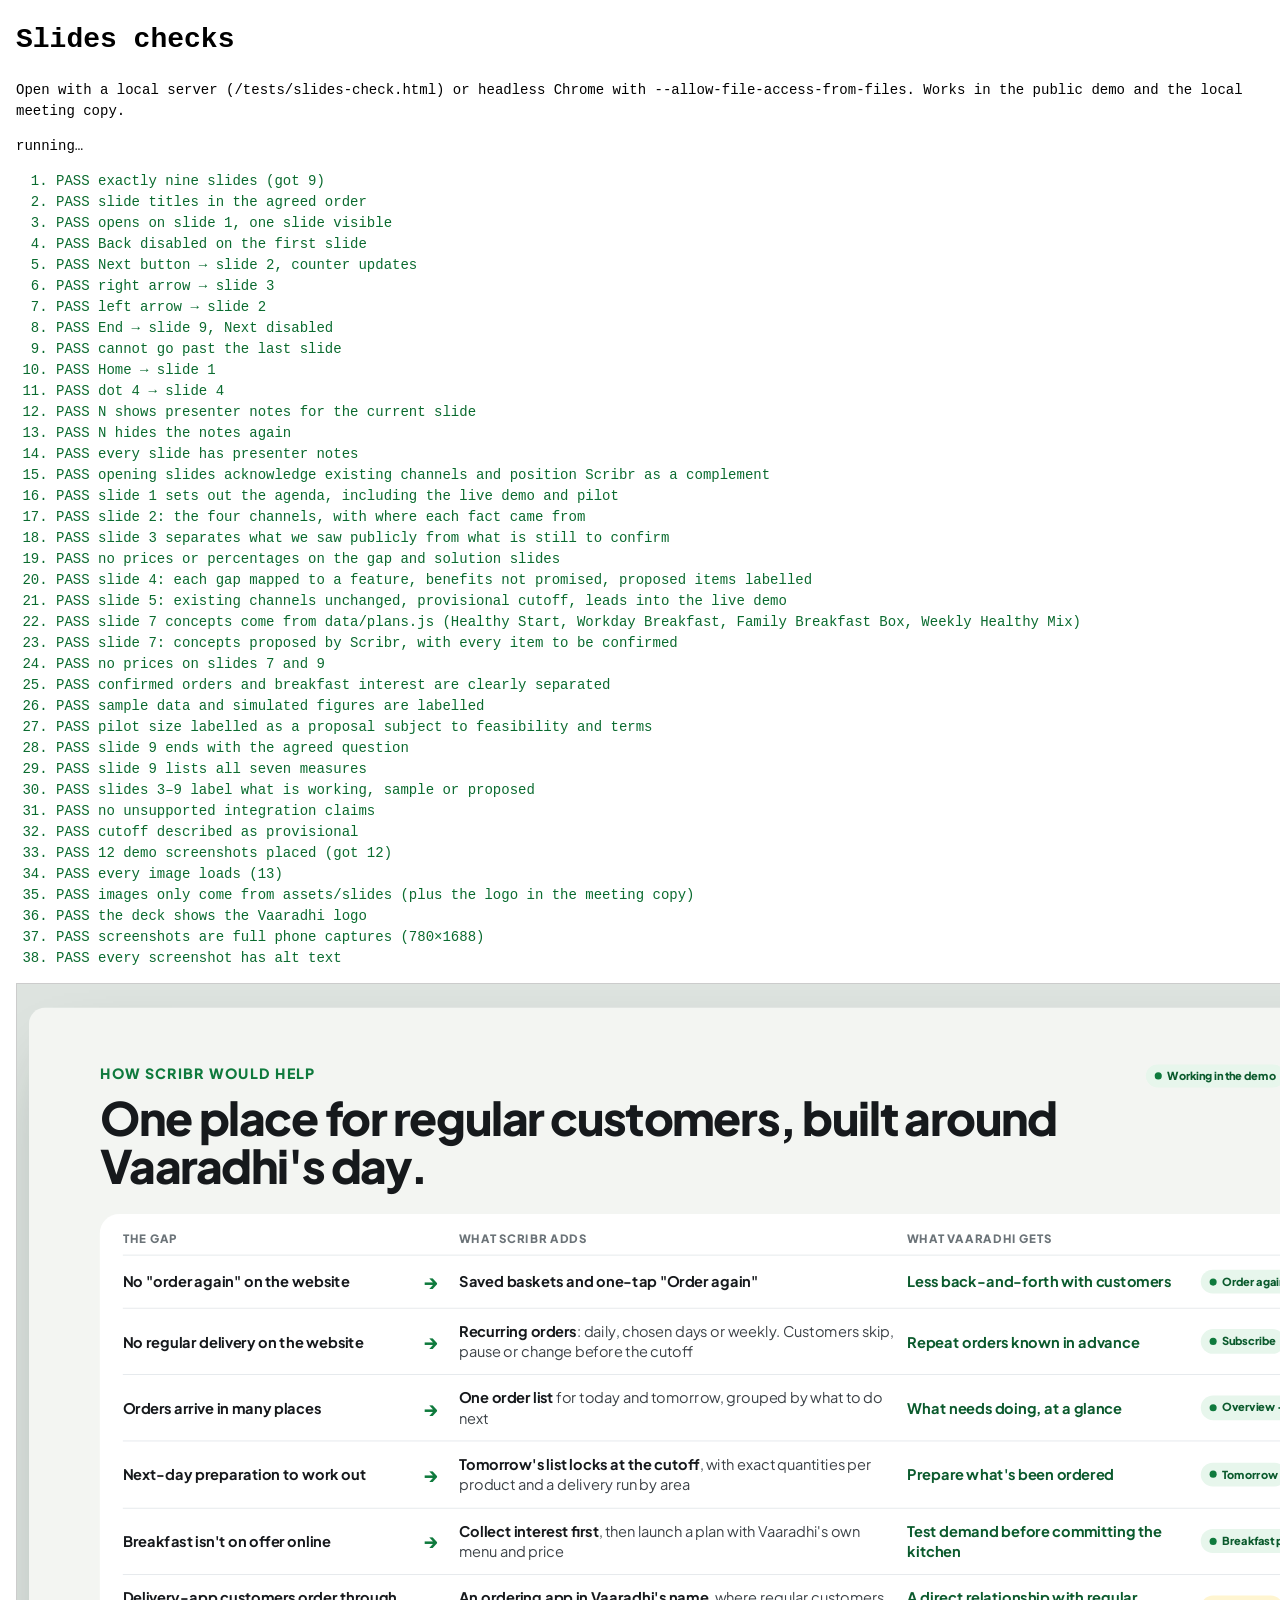
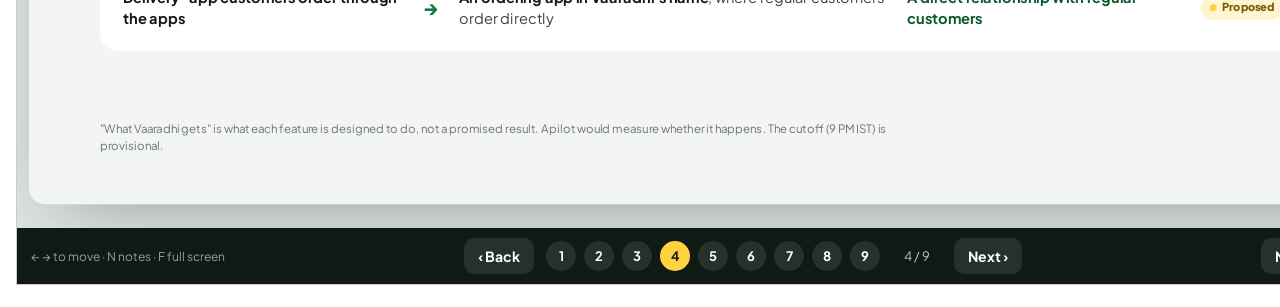
<file: tests/slides-check.html>
<!doctype html>
<html lang="en">
<head>
<meta charset="utf-8">
<title>Slides checks</title>
<style>body{font:14px/1.5 ui-monospace,Consolas,monospace;margin:16px}#out .FAIL{color:#b00020;font-weight:700}#out .PASS{color:#0a6b2f}iframe{width:1440px;height:900px;border:1px solid #ccc}</style>
</head>
<body>
<h1>Slides checks</h1>
<p>Open with a local server (/tests/slides-check.html) or headless Chrome with <code>--allow-file-access-from-files</code>. Works in the public demo and the local meeting copy.</p>
<div id="summary">running…</div>
<ol id="out"></ol>
<iframe id="f" title="Slides under test"></iframe>
<script>
const results = [], out = document.getElementById('out'), frame = document.getElementById('f');
function check(ok, msg){ results.push(!!ok); const li = document.createElement('li'); li.className = ok ? 'PASS' : 'FAIL'; li.textContent = (ok ? 'PASS ' : 'FAIL ') + msg; out.appendChild(li); }
const wait = ms => new Promise(r => setTimeout(r, ms));
const load = hash => new Promise(res => { frame.onload = () => res(); frame.src = '../slides.html?t=' + Date.now() + (hash || ''); });
const TITLES = ['From everyday essentials to everyday habits', 'Where Vaaradhi is today', "What's missing for the regular customer", 'How Scribr would help', 'How a day would run', 'Make repeat ordering effortless', 'Explore recurring healthy breakfast', 'Make recurring orders manageable', 'Start small, learn, and expand'];

(async () => {
  const errors = [];
  await load(); await wait(400);
  let w = frame.contentWindow, d = w.document;
  w.addEventListener('error', e => errors.push(e.message));
  const ce = w.console.error; w.console.error = (...a) => { errors.push(a.join(' ')); ce.apply(w.console, a); };
  const $ = s => d.querySelector(s), $$ = s => [...d.querySelectorAll(s)];
  const key = k => d.dispatchEvent(new w.KeyboardEvent('keydown', {key:k, bubbles:true}));
  const cur = () => w.__slides.index;
  const BRAND = (w.DEMO_CONFIG || {}).assetMode === 'brand';
  try {
    const slides = $$('.slide');
    check(slides.length === 9, `exactly nine slides (got ${slides.length})`);
    check(JSON.stringify(slides.map(s => s.dataset.title)) === JSON.stringify(TITLES), 'slide titles in the agreed order');
    check(cur() === 0 && $$('.slide.on').length === 1 && slides[0].classList.contains('on'), 'opens on slide 1, one slide visible');
    check($('#prev').disabled && !$('#next').disabled, 'Back disabled on the first slide');
    $('#next').click(); check(cur() === 1 && $('#count').textContent === '2 / 9', 'Next button → slide 2, counter updates');
    key('ArrowRight'); check(cur() === 2, 'right arrow → slide 3');
    key('ArrowLeft'); check(cur() === 1, 'left arrow → slide 2');
    key('End'); check(cur() === 8 && $('#next').disabled, 'End → slide 9, Next disabled');
    key('ArrowRight'); check(cur() === 8, 'cannot go past the last slide');
    key('Home'); check(cur() === 0, 'Home → slide 1');
    $$('#dots button')[3].click(); check(cur() === 3 && $$('#dots button')[3].getAttribute('aria-current') === 'true', 'dot 4 → slide 4');
    key('n'); check(!$('#notes').hidden && $('#notesBody').textContent.length > 40, 'N shows presenter notes for the current slide');
    key('n'); check($('#notes').hidden, 'N hides the notes again');
    check(slides.every(s => s.querySelector('.notes li')), 'every slide has presenter notes');

    // content rules
    const txt = k => slides[k].textContent;
    check(!/lack|slow|losing|outdated|problem|frustrat|instead of whatsapp|instead of ekSecond/i.test(txt(0) + txt(1)) && /complement/.test(txt(1)) && /not a replacement/.test(txt(1)), 'opening slides acknowledge existing channels and position Scribr as a complement');
    check(/Where Vaaradhi is today/.test(txt(0)) && /What's missing/.test(txt(0)) && /Live demo/.test(txt(0)) && /pilot/i.test(txt(0)), 'slide 1 sets out the agenda, including the live demo and pilot');
    check(['The store','vaaradhifarms.com','Ordering page','Swiggy and Zomato'].every(x => txt(1).includes(x)) && /checked 15 Nov 2026/.test(txt(1)) && /captured 28 Oct 2026/.test(txt(1)), 'slide 2: the four channels, with where each fact came from');
    check(/Seen on public channels/.test(txt(2)) && /To confirm with you/.test(txt(2)) && /not assumptions/.test(txt(2)) && $$('.slide')[2].querySelectorAll('.gp').length === 4 && $$('.slide')[2].querySelectorAll('.ask2 li').length === 5, 'slide 3 separates what we saw publicly from what is still to confirm');
    check(!/₹|\d+\s?%/.test(txt(2) + txt(3) + txt(4)), 'no prices or percentages on the gap and solution slides');
    check(/not a promised result/.test(txt(3)) && $$('.slide')[3].querySelectorAll('.fr').length === 6 && /Proposed/.test(txt(3)), 'slide 4: each gap mapped to a feature, benefits not promised, proposed items labelled');
    check(/carry on unchanged/.test(txt(4)) && /provisional/i.test(txt(4)) && /live demo/.test(txt(4)), 'slide 5: existing channels unchanged, provisional cutoff, leads into the live demo');
    const MP = w.MEAL_PLANS;
    const names = $$('#concepts .cc b').map(b => b.textContent);
    check(MP && JSON.stringify(names) === JSON.stringify(MP.plans.map(p => p.name)), 'slide 7 concepts come from data/plans.js (' + names.join(', ') + ')');
    check(/proposed by Scribr/i.test(txt(6)) && ['Menu','Price','Portion size','Ingredients and allergens','Delivery or pickup','Availability'].every(x => txt(6).includes(x)), 'slide 7: concepts proposed by Scribr, with every item to be confirmed');
    check(!/₹/.test(txt(6)) && !/₹/.test(txt(8)), 'no prices on slides 7 and 9');
    check(/expression of interest only/.test(txt(6)) && /Confirmed orders/.test(txt(7)) && /never counted as orders or revenue/.test(txt(7)), 'confirmed orders and breakfast interest are clearly separated');
    check(/sample data/i.test(txt(5)) && /sample data/i.test(txt(7)) && /simulated/i.test(txt(7)), 'sample data and simulated figures are labelled');
    check(/20–30/.test(txt(8)) && /2–4/.test(txt(8)) && /not a forecast or a commitment/.test(txt(8)) && /operational feasibility and commercial terms/.test(txt(8)), 'pilot size labelled as a proposal subject to feasibility and terms');
    check(/Could we explore a small pilot to see whether recurring healthy-breakfast orders and easier repeat purchases are valuable for Vaaradhi\?/.test(txt(8)), 'slide 9 ends with the agreed question');
    check(['Customer sign-ups','Paid and completed orders','Repeat participation','On-time fulfilment','Contribution margin','Food waste','Customer feedback'].every(m => txt(8).includes(m)), 'slide 9 lists all seven measures');
    check([2,3,4,5,6,7,8].every(k => slides[k].querySelector('.legend .lab')), 'slides 3–9 label what is working, sample or proposed');
    check(!/UPI AutoPay|WhatsApp notification|SMS|live inventory|real-time sync/i.test(slides.map(s => s.textContent).join(' ')), 'no unsupported integration claims');
    check(/provisional/.test(txt(5)), 'cutoff described as provisional');

    // images
    await wait(500);
    const imgs = $$('.slide img');
    const shots = imgs.filter(i => i.getAttribute('src').startsWith('assets/slides/'));
    check(shots.length === 12, `12 demo screenshots placed (got ${shots.length})`);
    const broken = imgs.filter(i => !i.complete || i.naturalWidth === 0).map(i => i.getAttribute('src'));
    check(broken.length === 0, `every image loads (${imgs.length})` + (broken.length ? ': ' + broken.join(', ') : ''));
    check(imgs.every(i => /^assets\/slides\/[a-z-]+\.png$/.test(i.getAttribute('src')) || (BRAND && i.getAttribute('src') === w.DEMO_CONFIG.brandAssets.logo)), 'images only come from assets/slides (plus the logo in the meeting copy)');
    check(BRAND ? !!$('[data-logo] img') : !$('[data-logo] img') && /Vaaradhi Farms/.test($('[data-logo]').textContent), BRAND ? 'the deck shows the Vaaradhi logo' : 'the deck shows the name only (no logo configured)');
    check(shots.every(i => i.naturalWidth === 780 && i.naturalHeight === 1688), 'screenshots are full phone captures (780×1688)');
    check(imgs.every(i => i.alt && i.alt.length > 8), 'every screenshot has alt text');

    // layout: every slide's content fits the 1600×900 design
    const fitBad = [];
    for (let k = 0; k < 9; k++){ w.__slides.go(k); await wait(60); const s = slides[k]; if (s.scrollHeight > s.clientHeight + 1 || s.scrollWidth > s.clientWidth + 1) fitBad.push(k + 1); }
    check(!fitBad.length, 'content fits on every slide' + (fitBad.length ? ' (overflow on ' + fitBad + ')' : ''));
    for (const [vw, vh] of [[1280,720],[1366,768],[1440,900],[1920,1080]]){
      frame.style.width = vw + 'px'; frame.style.height = vh + 'px'; await wait(100);
      frame.contentWindow.dispatchEvent(new Event('resize')); await wait(100);   // headless Chrome doesn't deliver resize to frames on its own
      const r = $('#stage').getBoundingClientRect(), ctl = $('.controls').getBoundingClientRect();
      const btnR = Math.max(...$$('.controls button').map(b => b.getBoundingClientRect().right)), iw = frame.contentWindow.innerWidth, ih = frame.contentWindow.innerHeight;
      check(r.left >= 0 && r.right <= iw + 1 && r.top >= 0 && r.bottom <= ctl.top + 1 && btnR <= iw + 1, `${vw}×${vh}: slide and controls fit the window` + ` [slide ${Math.round(r.left)}–${Math.round(r.right)} × ${Math.round(r.top)}–${Math.round(r.bottom)}, controls top ${Math.round(ctl.top)}, last button ${Math.round(btnR)}, inner ${iw}×${ih}]`);
    }
    frame.style.width = ''; frame.style.height = '';

    // direct links
    await load('#3'); await wait(300); w = frame.contentWindow;
    check(w.__slides.index === 2, 'opening slides.html#3 starts on slide 3');
  } catch (e) { check(false, 'exception: ' + e.message); }
  check(errors.length === 0, 'no uncaught errors or console errors' + (errors.length ? ': ' + errors.join(' | ') : ''));
  const fails = results.filter(r => !r).length;
  document.getElementById('summary').textContent = `${results.length - fails} passed, ${fails} failed`;
})();
</script>
</body>
</html>
</file>
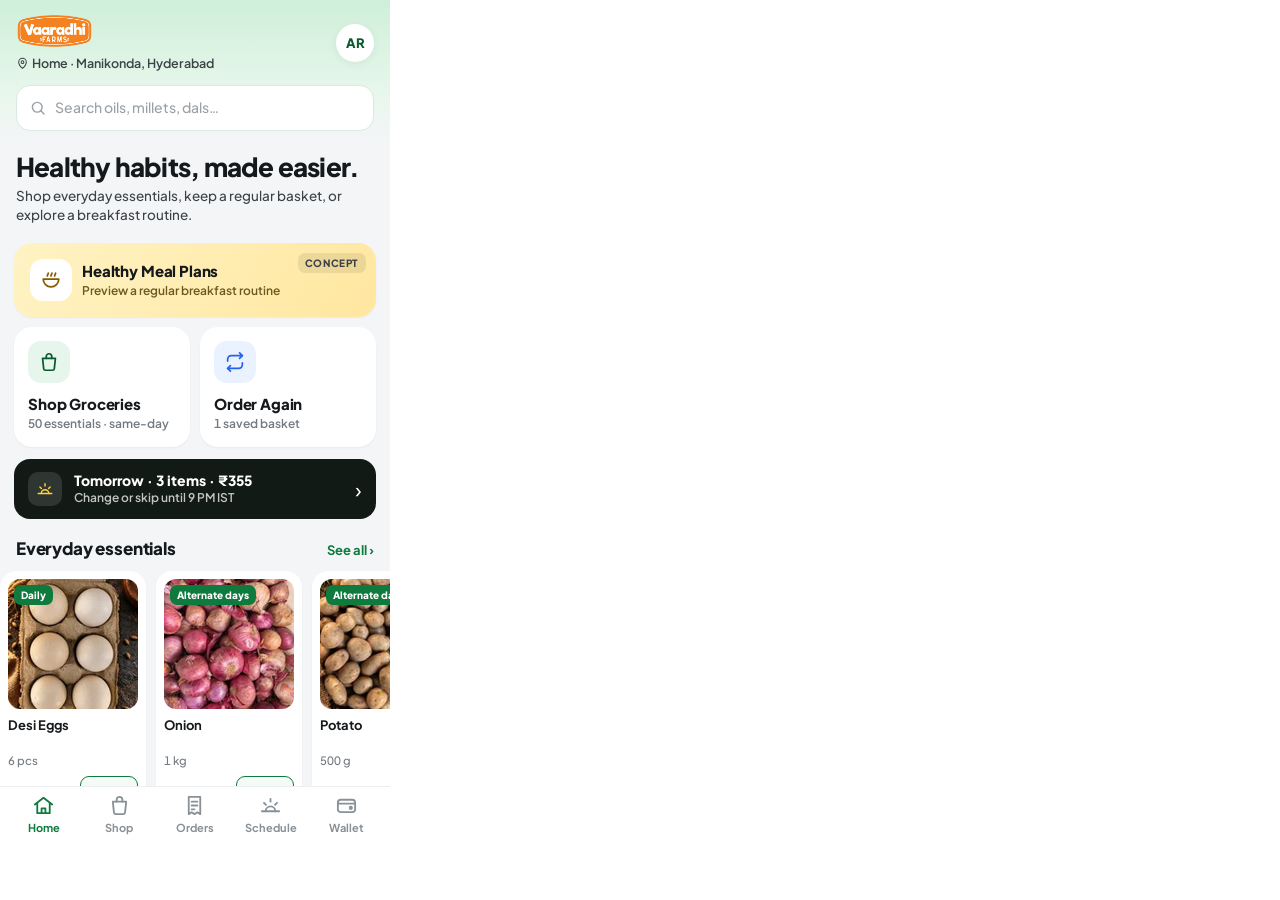
<file: tools/capture.html>
<!doctype html>
<html lang="en">
<head>
<meta charset="utf-8">
<title>Slide screenshot capture</title>
<!-- Used by tools/capture_slides.py. Loads the demo in a phone-sized frame, sets up one screen, and lets
     headless Chrome take the screenshot. Not part of the demo itself. -->
<style>html,body{margin:0;background:#fff}iframe{border:0;width:390px;height:844px;display:block}</style>
</head>
<body>
<iframe id="f" title="Demo"></iframe>
<script>
const q = new URLSearchParams(location.search), shot = q.get('shot'), app = q.get('app') || '../index.html';
// Optional ?at=HH:MM: show the screens at that India time today (screenshots only; the demo itself uses the real clock).
const at = /^(\d\d):(\d\d)$/.exec(q.get('at') || '');
function pinClock(w){
  if (!at) return;
  const p = Object.fromEntries(new Intl.DateTimeFormat('en-GB', {timeZone:'Asia/Kolkata', year:'numeric', month:'2-digit', day:'2-digit'}).formatToParts(new Date()).map(x => [x.type, x.value]));
  const fixed = Date.UTC(+p.year, +p.month - 1, +p.day, +at[1], +at[2]) - 330 * 60000;   // IST is UTC+5:30
  const D = w.Date;
  w.Date = class extends D { constructor(...a){ if (a.length) super(...a); else super(fixed); } static now(){ return fixed; } };
}
// Each shot: which app side, the actions to run (same data-a actions the UI uses), and an optional scroll.
const SHOTS = {
  'c-home':      {acts:[]},
  'c-shop':      {acts:[['ctab','shop']]},
  'c-baskets':   {acts:[['ctab','orders']], scroll:60},
  'c-subscribe': {acts:[['ctab','shop'],['buy-open','desi-eggs-6-pcs|sub'],['s-freq','days'],['s-preset','2']]},
  'c-manage':    {acts:[['ctab','sched'],['manage','s1']]},
  'c-meals':     {acts:[['ctab','meals']]},
  'c-meal-prefs':{acts:[['ctab','meals'],['meal-open','workday-breakfast']], sheetScroll:150},
  'm-overview':  {acts:[['view','merchant'],['mtab','home']]},
  'm-orders':    {acts:[['view','merchant'],['mtab','orders']]},
  'm-orders-tmr':{acts:[['view','merchant'],['mtab','orders'],['of','date:tomorrow']]},
  'm-overview-2':{acts:[['view','merchant'],['mtab','home']], mscroll:420},
  'm-addprod':   {acts:[['view','merchant'],['mtab','stock'],['np-open']], js:"Object.assign(ui.msheet,{name:'Foxtail Millet Rava',unit:'500 g',price:'95',cat:'millets'})"},
  'm-bf-form':   {acts:[['view','merchant'],['mtab','bf'],['bf-new','healthy-start']], js:"Object.assign(ui.msheet,{desc:'Sample menu typed in the demo',price:'99'})"},
  'm-bf':        {acts:[['view','merchant'],['mtab','bf'],['bf-new','healthy-start']], js:"Object.assign(ui.msheet,{desc:'Sample menu typed in the demo',price:'99'})", after:[['bf-save']]},
  'c-meals-live':{acts:[['view','merchant'],['mtab','bf'],['bf-new','healthy-start']], js:"Object.assign(ui.msheet,{desc:'Sample menu typed in the demo',price:'99'})", after:[['bf-save'],['view','customer'],['ctab','meals']]},
  'm-tomorrow':  {acts:[['view','merchant'],['mtab','today']], mscroll:250},
  'm-plans':     {acts:[['view','merchant'],['mplans','changes']]},
  'c-wallet':    {acts:[['ctab','wallet']], scroll:330},
  'c-product':   {acts:[['ctab','shop'],['buy-open','ginger-250-g|now']]},
  'm-customers': {acts:[['view','merchant'],['mtab','cust']]},
  'm-stock':     {acts:[['view','merchant'],['mtab','stock']]},
  'm-stock-item':{acts:[['view','merchant'],['mtab','stock'],['stock-open','desi-eggs-6-pcs']]},
  'm-interest':  {acts:[['ctab','meals'],['meal-open','healthy-start'],['meal-preset','2'],['meal-serv','2'],['meal-ful','pickup'],['meal-submit'],['close'],['view','merchant'],['mtab','interest']]},
};
const S_ = SHOTS[shot];
f.onload = () => setTimeout(() => {
  const w = f.contentWindow, d = w.document;
  const st = d.createElement('style'); st.textContent = '.top{display:none!important}'; d.head.appendChild(st);   // hide the demo-controls bar
  const act = (a, v) => { const b = d.createElement('button'); b.dataset.a = a; if (v != null) b.dataset.v = v; d.body.appendChild(b); b.click(); b.remove(); };
  pinClock(w);
  act('reset');
  if (!S_) return;
  S_.acts.forEach(([a, v]) => act(a, v));
  if (S_.js){ w.eval(S_.js); w.eval('render()'); }
  (S_.after || []).forEach(([a, v]) => act(a, v));
  setTimeout(() => {
    if (S_.scroll){ const b = d.querySelector('#custApp .body'); if (b) b.scrollTop = S_.scroll; }
    if (S_.mscroll){ const b = d.querySelector('#merchApp .body'); if (b) b.scrollTop = S_.mscroll; }
    if (S_.sheetScroll){ const b = d.querySelector('#custApp .sheet-sc'); if (b) b.scrollTop = S_.sheetScroll; }
  }, 4700);   // after any pop-up notice has cleared
}, 400);
f.src = app + (app.includes('?') ? '&' : '?') + 'capture=' + Date.now();
</script>
</body>
</html>
</file>
<file: css/app.css>
:root{
  --brand:#0F7A3D; --brand-2:#139A4E; --brand-soft:#E7F6EC; --brand-ink:#0B5A2D;
  --ink:#16191C; --ink-2:#3C4247; --muted:#737A80; --line:#ECEEF1; --bg:#F3F5F7; --card:#FFFFFF;
  --yellow:#FFD23F; --yellow-soft:#FFF5D1; --amber:#B7791F; --red:#E23744; --red-soft:#FDE8EA;
  --blue:#2563EB; --blue-soft:#EAF1FF; --dark:#121A15;
  --ui:"Plus Jakarta Sans", system-ui, -apple-system, "Segoe UI", Roboto, sans-serif;
  color-scheme:light;
}
*{box-sizing:border-box;-webkit-tap-highlight-color:transparent}
html,body{margin:0}
body{background:#E9EDF1;color:var(--ink);font-family:var(--ui);font-size:14px;line-height:1.4;font-variant-numeric:tabular-nums;-webkit-font-smoothing:antialiased}
button{font:inherit;color:inherit;cursor:pointer;border:0;background:none;padding:0}
button:disabled{opacity:.45;cursor:not-allowed}
button:focus-visible,input:focus-visible{outline:2px solid var(--brand-2);outline-offset:2px}
img{display:block;max-width:100%}
[hidden]{display:none!important}
svg{flex:none}

/* ================= page shell ================= */
.top{position:sticky;top:0;z-index:60;display:flex;align-items:center;gap:16px;background:#fff;border-bottom:1px solid #DDE2E7;
  padding:12px 24px;padding-top:calc(12px + env(safe-area-inset-top,0px))}
.wm{display:flex;align-items:center;gap:10px}
.wm .logo{width:36px;height:36px;border-radius:10px;background:var(--brand);color:#fff;display:grid;place-items:center;font-weight:800;font-size:18px}
.wm b{display:block;font-size:16px;font-weight:800;letter-spacing:-.01em}
.wm span{font-size:12px;color:var(--muted)}
.script{flex:1;display:flex;gap:6px;flex-wrap:wrap;justify-content:center;font-size:12.5px;font-weight:600;color:var(--ink-2)}
.script span{background:var(--bg);padding:5px 10px;border-radius:999px;white-space:nowrap}
.script i{font-style:normal;color:var(--brand);font-weight:800;margin-right:5px}
.demo-btns{display:flex;gap:8px}
.dbtn{background:var(--bg);color:var(--ink);padding:9px 13px;border-radius:10px;font-size:13px;font-weight:700;white-space:nowrap}
.dbtn.hot{background:var(--ink);color:#fff}
.seg-view,.demo-toggle{display:none}

.stage{display:flex;justify-content:center;gap:64px;padding:28px 24px 8px}
.device{display:flex;flex-direction:column;align-items:center;gap:12px}
.dlabel{font-weight:800;font-size:15px;color:var(--ink)}
.dlabel span{font-weight:500;color:var(--muted);font-size:13px;margin-left:6px}
.frame{height:min(840px, calc(100vh - 150px));min-height:620px;aspect-ratio:390/830;min-width:0;overflow:hidden;border-radius:50px;background:#0E1110;padding:10px;
  box-shadow:0 50px 80px -46px rgba(10,20,14,.7), inset 0 0 0 2px #2A2F2C}
.app{--hpad:46px;--bpad:8px;position:relative;height:100%;width:100%;border-radius:40px;overflow:hidden;background:var(--bg);display:flex;flex-direction:column}
.frame .app::before{content:"";position:absolute;top:11px;left:50%;transform:translateX(-50%);width:100px;height:28px;border-radius:15px;background:#0E1110;z-index:80}
.body{flex:1;min-height:0;overflow-y:auto;overscroll-behavior:contain;scrollbar-width:none}
.body::-webkit-scrollbar{display:none}
.pad{padding:0 14px}

/* ================= customer: header ================= */
.ch{background:linear-gradient(180deg,#CFEFD9 0%,#E8F7EC 62%,var(--bg) 100%);padding:var(--hpad) 16px 12px;display:flex;flex-direction:column;gap:12px}
.ch-top{display:flex;justify-content:space-between;align-items:center;gap:10px}
.ch-eta{font-size:22px;font-weight:800;letter-spacing:-.02em;line-height:1.1}
.ch-eta em{font-style:normal;color:var(--brand)}
.ch-addr{font-size:12.5px;font-weight:600;color:var(--ink-2);display:flex;align-items:center;gap:3px;margin-top:3px}
.ch-av{width:38px;height:38px;border-radius:50%;background:#fff;display:grid;place-items:center;font-weight:800;font-size:13px;color:var(--brand-ink);box-shadow:0 2px 8px rgba(0,0,0,.06)}
.search{display:flex;align-items:center;gap:8px;background:#fff;border:1px solid #DCE9E0;border-radius:14px;padding:0 12px;height:46px;color:var(--muted)}
.search input{flex:1;border:0;outline:0;font:inherit;font-size:14px;font-weight:500;color:var(--ink);background:transparent;min-width:0}
.search input::placeholder{color:#9AA1A6}
.ct{padding:var(--hpad) 16px 10px;background:var(--bg)}
.ct h2{margin:0;font-size:24px;font-weight:800;letter-spacing:-.02em}
.ct p{margin:2px 0 0;color:var(--muted);font-size:12.5px;font-weight:600}

/* hero banner */
.hb{position:relative;display:block;width:calc(100% - 28px);margin:2px 14px 0;border-radius:20px;overflow:hidden;height:168px;text-align:left;color:#fff}
.hb{background:linear-gradient(120deg,#0F7A3D 0%,#0A4F28 70%,#08361C 100%)}
.hb::after{content:"";position:absolute;inset:0;background:linear-gradient(90deg,rgba(6,40,20,.88) 0%,rgba(6,40,20,.55) 55%,rgba(6,40,20,.05) 100%)}
.hb-in{position:absolute;inset:0;z-index:1;padding:16px;display:flex;flex-direction:column;gap:5px;justify-content:flex-end}
.hb-pill{align-self:flex-start;background:var(--yellow);color:var(--ink);font-size:11px;font-weight:800;padding:4px 9px;border-radius:999px;margin-bottom:auto}
.hb b{font-size:19px;font-weight:800;line-height:1.15;max-width:15ch;letter-spacing:-.01em}
.hb span{font-size:12.5px;opacity:.9;font-weight:500}
.hb i{font-style:normal;font-size:12.5px;font-weight:800;color:var(--yellow);margin-top:2px}

/* categories */
.cats{display:flex;gap:4px;overflow-x:auto;padding:16px 10px 4px;scrollbar-width:none}
.cats::-webkit-scrollbar{display:none}
.cat{display:flex;flex-direction:column;align-items:center;gap:6px;min-width:72px;font-size:12px;font-weight:700;color:var(--ink-2)}
.cat-i{width:58px;height:58px;border-radius:18px;background:#fff;overflow:hidden;display:grid;place-items:center;border:2px solid transparent;box-shadow:0 1px 3px rgba(0,0,0,.06)}
.cat-i img{width:100%;height:100%;object-fit:cover}
.cat-i b{font-size:14px;color:var(--brand)}
.cat.on .cat-i{border-color:var(--brand)}
.cat.on{color:var(--brand)}

/* sections + product cards */
.sec-h{display:flex;justify-content:space-between;align-items:baseline;padding:18px 16px 10px}
.sec-h h3{margin:0;font-size:17px;font-weight:800;letter-spacing:-.01em}
.sec-h button{font-size:13px;font-weight:700;color:var(--brand)}
.rail{display:flex;gap:10px;overflow-x:auto;padding:0 14px 4px;scroll-snap-type:x mandatory;scrollbar-width:none}
.rail::-webkit-scrollbar{display:none}
.rail .pc{width:146px;flex:none;scroll-snap-align:start}
.grid{display:grid;grid-template-columns:1fr 1fr;gap:10px;padding:0 14px}
.pc{background:#fff;border-radius:16px;padding:8px;display:flex;flex-direction:column;gap:3px;box-shadow:0 1px 2px rgba(16,24,40,.05)}
.pc-img{position:relative;width:100%;aspect-ratio:1/1;border-radius:12px;overflow:hidden;background:var(--bg);margin-bottom:5px}
.pc-img img{width:100%;height:100%;object-fit:cover;transition:transform .3s}
.pc-img:hover img{transform:scale(1.04)}
.pc-tag{position:absolute;left:6px;top:6px;background:var(--brand);color:#fff;font-size:10px;font-weight:800;padding:3px 7px;border-radius:7px}
.pc-eta{display:flex;align-items:center;gap:3px;font-size:10.5px;font-weight:700;color:var(--ink-2);background:var(--bg);align-self:flex-start;padding:2px 6px;border-radius:6px}
.pc-name{font-size:13px;font-weight:700;line-height:1.25;min-height:2.5em;display:-webkit-box;-webkit-line-clamp:2;-webkit-box-orient:vertical;overflow:hidden}
.pc-unit{font-size:11.5px;color:var(--muted);font-weight:500}
.pc-row{display:flex;justify-content:space-between;align-items:center;margin-top:4px}
.pc-row b{font-size:14px;font-weight:800}
.addbtn{border:1.5px solid var(--brand);color:var(--brand);background:#F4FBF6;font-weight:800;font-size:12.5px;padding:6px 14px;border-radius:9px;letter-spacing:.02em}
.qbtn{display:flex;align-items:center;background:var(--brand);color:#fff;border-radius:9px;overflow:hidden}
.qbtn button{width:28px;height:30px;font-size:16px;font-weight:800;color:#fff}
.qbtn b{min-width:16px;text-align:center;font-size:13px;font-weight:800}
.qbtn.lt{background:var(--brand-soft);color:var(--brand-ink)}
.qbtn.lt button{color:var(--brand-ink)}
.pc-sub{font-size:11.5px;font-weight:700;color:var(--brand);text-align:left;padding:5px 0 1px;border-top:1px dashed var(--line);margin-top:6px;display:flex;align-items:center;gap:4px}
.empty{grid-column:1/-1;display:flex;flex-direction:column;align-items:center;gap:6px;padding:40px 20px;text-align:center;color:var(--muted);font-weight:600}
.empty b{color:var(--ink);font-size:15px}

/* cart bar */
.cartbar{position:absolute;left:12px;right:12px;bottom:calc(72px + var(--bpad));z-index:25;background:var(--brand);color:#fff;border-radius:16px;padding:9px 14px 9px 10px;
  display:flex;align-items:center;gap:10px;box-shadow:0 16px 30px -14px rgba(15,122,61,.7);text-align:left}
.cb-th{display:flex}
.cb-th .cbv{width:34px;height:34px;border-radius:9px;overflow:hidden;border:2px solid var(--brand);margin-left:-10px;background:#fff;display:block}
.cb-th .cbv:first-child{margin-left:0}
.cb-th .cbv img{width:100%;height:100%;object-fit:cover}
.cb-t{flex:1;display:flex;flex-direction:column}
.cb-t b{font-size:14.5px;font-weight:800}
.cb-t small{font-size:12px;opacity:.85;font-weight:600}
.cb-go{font-size:22px;font-weight:700}

/* neutral product tile (public demo) */
.ph{width:100%;height:100%;display:grid;place-items:center;background:linear-gradient(145deg,color-mix(in srgb,var(--c) 16%,#fff),color-mix(in srgb,var(--c) 34%,#fff));color:color-mix(in srgb,var(--c) 70%,#000)}
.ph b{font-weight:800;letter-spacing:-.02em;font-size:15px}
.pc-img .ph b{font-size:36px}
.ps-img .ph b{font-size:64px}
.cat-i .ph b{font-size:22px}
.th.sm .ph b{font-size:11px}
.cbv .ph b{font-size:11px}
.pc-sub.off{color:var(--muted);font-weight:600}
.demo{display:inline-block;font-size:9.5px;font-weight:800;letter-spacing:.06em;text-transform:uppercase;padding:2px 6px;border-radius:6px;background:rgba(0,0,0,.08);color:inherit;margin-left:4px;vertical-align:1px}
.wc .demo,.mcard .demo{background:rgba(255,255,255,.22)}
/* Brand logo (meeting copy only): wide badge, logo keeps its own aspect ratio */
.wm .logo.img,.mh .lg2.img{width:auto;background:#fff;padding:4px 8px;overflow:hidden}
.wm .logo.img{height:38px;box-shadow:inset 0 0 0 1px var(--line)}
.mh .lg2.img{height:38px}
.wm .logo.img img,.mh .lg2.img img{height:30px;width:auto;max-width:none;object-fit:contain;display:block}

.cutoff-label{font-weight:inherit}
/* ===== customer home ===== */
.hh{background:linear-gradient(180deg,#CFEFD9 0%,#E8F7EC 70%,var(--bg) 100%);padding:var(--hpad) 16px 6px;display:flex;flex-direction:column;gap:12px}
.hh-top{display:flex;justify-content:space-between;align-items:center;gap:10px}
.hh-brand{display:flex;flex-direction:column;gap:4px;min-width:0}
.hh-name{font-size:18px;font-weight:800;letter-spacing:-.01em;color:var(--brand-ink)}
.hh-logo{height:34px;width:auto;max-width:150px;object-fit:contain;align-self:flex-start}
.sfake{width:100%;text-align:left;color:#9AA1A6;font-size:14px;font-weight:500}
.hero2{padding:16px 16px 4px}
.hero2 h1{margin:0;font-size:26px;font-weight:800;letter-spacing:-.03em;line-height:1.1}
.hero2 p{margin:6px 0 0;font-size:13.5px;color:var(--ink-2);font-weight:500;max-width:36ch}
.entries{display:grid;grid-template-columns:1fr 1fr;gap:10px;padding:14px 14px 0}
.entry{position:relative;display:flex;flex-direction:column;gap:10px;text-align:left;border-radius:18px;padding:14px;background:#fff;box-shadow:0 1px 2px rgba(16,24,40,.05);min-height:120px}
.entry .ei{width:42px;height:42px;border-radius:13px;display:grid;place-items:center;flex:none}
.entry .et{display:flex;flex-direction:column;gap:2px;min-width:0}
.entry b{font-size:15px;font-weight:800;letter-spacing:-.01em}
.entry small{font-size:12px;color:var(--muted);font-weight:600}
.e-meals{grid-column:1 / -1;flex-direction:row;align-items:center;min-height:0;padding:16px;background:linear-gradient(120deg,#FFF3C4 0%,#FFE7A0 100%)}
.e-meals .ei{background:#fff;color:#8A5A00}
.e-meals small{color:#6B5A1F}
.e-shop .ei{background:var(--brand-soft);color:var(--brand-ink)}
.e-again .ei{background:var(--blue-soft);color:var(--blue)}
.etag{position:absolute;top:10px;right:10px;font-size:10px;font-weight:800;letter-spacing:.06em;text-transform:uppercase;background:rgba(0,0,0,.08);color:var(--ink-2);padding:3px 7px;border-radius:7px}
.tstrip{display:flex;align-items:center;gap:12px;width:calc(100% - 28px);margin:12px 14px 0;background:var(--dark);color:#fff;border-radius:16px;padding:12px 14px;text-align:left}
.ts-i{width:34px;height:34px;border-radius:10px;background:rgba(255,255,255,.12);display:grid;place-items:center;color:var(--yellow);flex:none}
.ts-t{flex:1;display:flex;flex-direction:column;min-width:0}
.ts-t b{font-size:14px;font-weight:800}
.ts-t small{font-size:12px;opacity:.75;font-weight:600}
.ts-go{font-size:22px}
/* ===== shop ===== */
.sh-head{position:sticky;top:0;z-index:5;background:var(--bg);padding:var(--hpad) 16px 10px;display:flex;flex-direction:column;gap:10px;box-shadow:0 1px 0 var(--line)}
.ct2{display:flex;justify-content:space-between;align-items:center;gap:8px}
.ct2 h2{margin:0;font-size:22px;font-weight:800;letter-spacing:-.02em}
.sdd{display:inline-flex;align-items:center;gap:5px;font-size:11.5px;font-weight:800;color:var(--brand-ink);background:var(--brand-soft);padding:4px 9px;border-radius:999px;white-space:nowrap}
.sdd.off{color:#7A5B00;background:var(--yellow-soft)}
.chips{display:flex;gap:6px;overflow-x:auto;margin:0 -16px;padding:0 16px;scrollbar-width:none}
.chips::-webkit-scrollbar{display:none}
.cchip{flex:none;font-size:12.5px;font-weight:700;padding:7px 12px;border-radius:999px;background:#fff;color:var(--ink-2);box-shadow:inset 0 0 0 1px var(--line)}
.cchip.on{background:var(--ink);color:#fff;box-shadow:none}
.filters{display:flex;gap:6px}
.fchip{display:inline-flex;align-items:center;gap:5px;font-size:12px;font-weight:700;padding:6px 10px;border-radius:9px;background:#fff;color:var(--ink-2);box-shadow:inset 0 0 0 1px var(--line)}
.fchip.on{background:var(--brand-soft);color:var(--brand-ink);box-shadow:inset 0 0 0 1.5px var(--brand)}
.rcount{padding:12px 16px 4px;font-size:12px;font-weight:700;color:var(--muted)}
.gh{padding:14px 16px 8px;font-size:15px;font-weight:800}
.ps-cat{font-size:11px;font-weight:800;color:var(--brand);text-transform:uppercase;letter-spacing:.07em;margin-bottom:2px}
/* ===== order again ===== */
.bk{margin:0 14px 10px;background:#fff;border-radius:18px;padding:14px;display:flex;flex-direction:column;gap:10px}
.bk-top{display:flex;justify-content:space-between;align-items:flex-start;gap:10px}
.bk-top b{display:block;font-size:15px;font-weight:800}
.bk-top small{font-size:12px;color:var(--muted);font-weight:600}
.bk-th{display:flex;gap:6px;align-items:center}
.bk-th .more{font-size:12px;font-weight:800;color:var(--muted)}
.bk-items{font-size:12px;color:var(--ink-2);font-weight:500}
.btn2{display:inline-flex;align-items:center;justify-content:center;gap:6px;border-radius:12px;padding:11px 14px;font-weight:800;font-size:13.5px;background:var(--brand-soft);color:var(--brand-ink)}
.btn2.pri,.btn2.on{background:var(--brand);color:#fff}
.sbtn2{background:var(--brand-soft);color:var(--brand-ink);border-radius:9px;padding:7px 11px;font-size:12px;font-weight:800;white-space:nowrap}
.savebk{margin:0 14px;background:#fff;border-radius:16px;padding:12px 14px;display:flex;flex-direction:column;gap:8px}
.savebk label{font-size:12px;font-weight:800;color:var(--muted)}
.sb-row{display:flex;gap:8px}
.sb-row input{flex:1;min-width:0;border:1.5px solid var(--line);border-radius:11px;padding:9px 11px;font:inherit;font-size:14px;font-weight:600;color:var(--ink);background:#fff}
.sb-row input:focus{outline:none;border-color:var(--brand)}
.two-btn{display:grid;grid-template-columns:1fr 1.3fr;gap:8px}
/* ===== meal plans (concept) ===== */
.ctb{display:flex;align-items:center;gap:10px}
.back{width:38px;height:38px;border-radius:12px;background:#fff;display:grid;place-items:center;flex:none}
.mp-intro{position:relative;margin:0 14px;background:var(--yellow-soft);border-radius:16px;padding:14px;font-size:13px;color:#5C4A12;font-weight:500}
.mp-intro .etag{position:static;display:inline-block;margin-bottom:6px}
.mp-intro p{margin:0}
.mp{margin:10px 14px 0;background:#fff;border-radius:18px;padding:14px;display:flex;flex-direction:column;gap:10px}
.mp-top{display:flex;gap:12px;align-items:center}
.mp-top .ei{width:42px;height:42px;border-radius:12px;background:var(--yellow-soft);color:#8A5A00;display:grid;place-items:center;flex:none}
.mp-top b{display:block;font-size:16px;font-weight:800}
.mp-top small{font-size:12.5px;color:var(--muted);font-weight:500}
.mp-chips{display:flex;gap:6px;flex-wrap:wrap}
.mp-tbc{display:flex;align-items:center;gap:6px;font-size:12px;font-weight:700;color:var(--muted)}

.nx{color:var(--brand-ink)!important;font-weight:700!important;margin-top:2px}
.mg-head{display:flex;gap:12px;align-items:center;padding:0 16px;position:relative}
.mg-head small{display:block;font-size:12.5px;color:var(--muted);font-weight:600;margin-top:2px}
.mg-head .x.sm{position:static;margin-left:auto;width:32px;height:32px;font-size:18px;box-shadow:none;background:var(--bg)}
.row.up{padding:9px 0}
.sbtn2.on{background:var(--yellow-soft);color:#7A5B00}
.opts.days button{min-width:42px;padding:8px 0;text-align:center}
.opts.presets button{background:transparent;color:var(--brand);padding:2px 4px;font-size:12px}
.info.warn{background:var(--red-soft);color:var(--red)}
.btn2.danger{background:var(--red-soft);color:var(--red)}
.eff{font-size:12px;color:var(--muted);font-weight:600}

.qcap{font-size:10px;font-weight:800;color:var(--muted);text-transform:uppercase;letter-spacing:.05em}
.qnote{display:block;font-size:11.5px!important;color:#7A5B00!important;font-weight:700!important;margin-top:2px}
.dctl{align-self:center;font-size:11px;font-weight:800;color:var(--muted);text-transform:uppercase;letter-spacing:.07em;margin-right:2px}

.mp.done{box-shadow:inset 0 0 0 1.5px var(--brand)}
.mp-mine{display:flex;gap:8px;align-items:center;background:var(--brand-soft);color:var(--brand-ink);border-radius:12px;padding:9px 11px;font-size:12.5px;font-weight:600}
.ok-ic{width:44px;height:44px;border-radius:14px;background:var(--brand-soft);color:var(--brand-ink);display:grid;place-items:center;flex:none}
.ok-ic.meal{background:var(--yellow-soft);color:#8A5A00}
.box.tbc .row{padding:8px 0}
.box.tbc .row b{font-size:13px;font-weight:700}
.ic-sub{font-size:11px;font-weight:800;color:var(--muted);text-transform:uppercase;letter-spacing:.07em}
.intcard{display:flex;align-items:center;gap:12px;width:calc(100% - 28px);margin:12px 14px 0;background:var(--yellow-soft);border-radius:16px;padding:12px 14px;text-align:left;color:var(--ink)}
.intcard .ei{width:38px;height:38px;border-radius:11px;background:#fff;color:#8A5A00;display:grid;place-items:center;flex:none}
.intcard .t{flex:1;display:flex;flex-direction:column}
.intcard b{font-size:14px;font-weight:800}
.intcard small{font-size:12px;color:#6B5A1F;font-weight:600}
.mback{padding:14px 14px 0}
.mback b{display:block;font-size:17px;font-weight:800}
.mback small{font-size:12px;color:var(--muted);font-weight:600}
.intwarn{display:flex;gap:9px;align-items:flex-start;margin:12px 14px 0;background:#fff;border-radius:14px;padding:11px 13px;font-size:12.5px;color:var(--ink-2);box-shadow:inset 0 0 0 1.5px var(--yellow)}
.intwarn svg{flex:none;margin-top:1px;color:#8A5A00}
.ic{margin:12px 14px 0;background:#fff;border-radius:18px;padding:14px;display:flex;flex-direction:column;gap:8px}
.ic-top{display:flex;justify-content:space-between;align-items:center;gap:8px}
.ic-top b{font-size:15px;font-weight:800}
.dbars{display:grid;grid-template-columns:repeat(7,1fr);gap:6px;height:84px;align-items:end}
.db{display:flex;flex-direction:column;align-items:center;justify-content:flex-end;gap:3px;height:100%}
.db i{display:block;width:100%;max-width:26px;min-height:2px;border-radius:5px 5px 2px 2px;background:var(--brand-2)}
.db span{font-size:10px;font-weight:700;color:var(--muted)}
.db em{font-style:normal;font-size:10.5px;font-weight:800;color:var(--ink-2)}
.ic-list .row{padding:8px 0}
.chip.k2{background:#EEF0F2;color:#4B5359}

.tiles{display:grid;grid-template-columns:repeat(3,1fr);gap:8px;padding:0 14px}
.tile2{background:#fff;border-radius:14px;padding:11px;text-align:left;display:flex;flex-direction:column;gap:2px;min-height:78px}
.tile2 span{font-size:11px;color:var(--muted);font-weight:700;line-height:1.25}
.tile2 b{font-size:21px;font-weight:800;letter-spacing:-.02em;margin-top:auto}
.tile2 small{font-size:10px;color:#7A5B00;font-weight:700}
.box.ins .row b{font-size:14px;white-space:nowrap}
.mfilters{display:flex;flex-direction:column;gap:6px;padding:12px 14px 0}
.mfilters .chips{margin:0;padding:0}
.frow{display:flex;align-items:center;gap:8px}
.flabel{flex:none;width:44px;font-size:11px;font-weight:800;color:var(--muted);text-transform:uppercase;letter-spacing:.05em}
.cchip.sm{padding:6px 10px;font-size:12px}
.otype{display:inline-block;font-size:10px;font-weight:800;padding:1px 6px;border-radius:6px;margin-right:2px;vertical-align:1px}
.otype.one{background:var(--blue-soft);color:var(--blue)}
.otype.rec{background:var(--brand-soft);color:var(--brand-ink)}
.addon{font-style:normal;font-size:10px;font-weight:800;color:var(--blue)}
.bd{color:var(--ink-2);font-weight:600}
.plrow{width:100%;text-align:left}
.plrow .t small{display:block}
.tbc-mini{text-transform:none;letter-spacing:0;font-weight:700;color:#7A5B00;margin-left:4px}

/* ===== shop: category rail + product rows ===== */
.shopbody{display:flex;flex-direction:column;overflow:hidden}
.srow{display:flex;gap:8px;align-items:center}
.srow .search{flex:1;min-width:0}
.srow .fchip{height:46px;border-radius:14px;padding:0 10px;flex:none}
.shop-split{flex:1;min-height:0;display:flex}
.vrail{width:80px;flex:none;overflow-y:auto;background:#fff;border-right:1px solid var(--line);padding:6px 0 90px;scrollbar-width:none}
.vrail::-webkit-scrollbar{display:none}
.vcat{position:relative;width:100%;display:flex;flex-direction:column;align-items:center;gap:5px;padding:9px 4px;font-size:11px;font-weight:700;color:var(--ink-2);line-height:1.15;text-align:center}
.vcat::before{content:"";position:absolute;left:0;top:10px;bottom:10px;width:3px;border-radius:0 3px 3px 0;background:transparent}
.vcat.on{color:var(--brand-ink)}
.vcat.on::before{background:var(--brand)}
.vc-i{width:52px;height:52px;border-radius:50%;overflow:hidden;background:var(--bg);display:block;box-shadow:0 0 0 2px transparent;transition:box-shadow .15s}
.vcat.on .vc-i{box-shadow:0 0 0 2px var(--brand);background:var(--brand-soft)}
.vc-i img{width:100%;height:100%;object-fit:cover}
.vc-i .ph b{font-size:18px}
.vc-all{width:100%;height:100%;display:grid;place-items:center;color:var(--brand-ink);background:var(--brand-soft)}
.plist{flex:1;min-width:0;overflow-y:auto;overscroll-behavior:contain;scrollbar-width:none}
.plist::-webkit-scrollbar{display:none}
.plist .rcount{padding:10px 12px 2px}
.plist .gh{padding:12px 12px 6px;font-size:14px}
.plist .empty{padding:40px 14px}
.plist-in{display:flex;flex-direction:column;gap:8px;padding:0 10px}
.pc.pr{display:grid;grid-template-columns:84px 1fr;gap:10px;padding:8px;border-radius:14px}
.pc.pr .pc-img{width:84px;height:84px;margin:0;border-radius:11px}
.pr-b{display:flex;flex-direction:column;gap:2px;min-width:0}
.pc.pr .pc-name{min-height:0;font-size:13px}
.pc.pr .pc-row{margin-top:auto;padding-top:4px}
.pc.pr .pc-sub{margin-top:5px;padding-top:4px}
.pr-mine{display:inline-flex;align-items:center;gap:3px;color:var(--brand-ink);font-weight:700}
.oos{font-size:11px;font-weight:800;color:var(--red);background:var(--red-soft);padding:6px 8px;border-radius:9px;white-space:nowrap}
.pc.is-out .pc-img img{filter:grayscale(.7);opacity:.75}
.ps-img .rep{position:absolute;left:12px;bottom:10px;font-size:10.5px;font-weight:700;background:rgba(18,26,21,.72);color:#fff;padding:3px 8px;border-radius:7px}
/* ===== wallet history ===== */
.wsum{display:grid;grid-template-columns:repeat(3,1fr);gap:8px;padding:0 14px}
.wsum div{background:#fff;border-radius:14px;padding:10px 12px}
.wsum span{display:block;font-size:11px;color:var(--muted);font-weight:700}
.wsum b{font-size:17px;font-weight:800}
.wsum small{display:block;font-size:10px;color:var(--muted);font-weight:600}
.wsum .g b{color:var(--brand)}
.chips.wf{margin:0 0 10px;padding:0 14px}
.lbox{padding:0 14px 4px}
.lbox .ld{padding:12px 0 2px}
.lgr{width:100%;display:flex;align-items:center;gap:11px;padding:10px 0;border-bottom:1px solid var(--line);text-align:left}
.lgr:last-child{border-bottom:0}
.lic{width:34px;height:34px;border-radius:11px;display:grid;place-items:center;flex:none;background:var(--brand-soft);color:var(--brand-ink)}
.lic.order{background:var(--blue-soft);color:var(--blue)}
.lic.topup,.lic.refund{background:var(--yellow-soft);color:#7A5B00}
.lgt{flex:1;min-width:0;display:flex;flex-direction:column}
.lgt b{font-size:13.5px;font-weight:800}
.lgt small{font-size:12px;color:var(--muted);font-weight:500;overflow:hidden;display:-webkit-box;-webkit-line-clamp:2;-webkit-box-orient:vertical}
.lgv{display:flex;flex-direction:column;align-items:flex-end;flex:none}
.lgv b{font-size:14px;font-weight:800}
.lgv small{font-size:10.5px;color:var(--muted);font-weight:600}
.lgx{background:var(--bg);border-radius:12px;padding:4px 10px;margin:0 0 8px}
.lgx-r{display:flex;align-items:center;gap:9px;padding:6px 0;font-size:12.5px;font-weight:600}
.lgx-r span{flex:1;min-width:0}
.lgx-r b{font-size:12.5px;font-weight:800}
.lgx-r.off{color:var(--muted)}
.lgx-r.off b{color:var(--amber)}
.th.xs{width:24px;height:24px;border-radius:7px;margin-left:-6px;box-shadow:0 0 0 2px #fff}
.th.xs:first-child{margin-left:0}
.th.xs .ph b{font-size:9px}
/* ===== merchant overview ===== */
.ov-top{display:flex;justify-content:space-between;align-items:center;gap:8px}
.ov-pill{display:inline-flex;align-items:center;gap:4px;background:var(--yellow);color:var(--ink);font-size:11px;font-weight:800;padding:4px 9px;border-radius:999px}
.kpis{display:grid;grid-template-columns:repeat(3,1fr);gap:8px}
.kpi{background:rgba(255,255,255,.12);border-radius:14px;padding:10px;text-align:left;color:#fff;display:flex;flex-direction:column;gap:2px}
.kpi b{font-size:22px;font-weight:800;letter-spacing:-.02em}
.kpi span{font-size:10.5px;font-weight:700;opacity:.85;line-height:1.2}
.seg3{display:grid;grid-template-columns:repeat(3,1fr);background:#fff;border-radius:16px;margin:0 14px;overflow:hidden}
.seg3b{padding:12px;text-align:left;display:flex;flex-direction:column;gap:1px;border-right:1px solid var(--line)}
.seg3b:last-child{border-right:0}
.seg3b b{font-size:21px;font-weight:800}
.seg3b span{font-size:11px;font-weight:700;color:var(--muted)}
.seg3b.active b{color:var(--brand)}
.seg3b.paused b{color:#9A6B00}
.seg3b.changes b{color:var(--blue)}
.mini3{display:grid;grid-template-columns:repeat(3,1fr);gap:8px;padding:0 14px}
.mini3 div{background:#fff;border-radius:14px;padding:10px 12px}
.mini3 b{display:block;font-size:19px;font-weight:800}
.mini3 b small{font-size:12px;color:var(--muted);font-weight:700}
.mini3 span{font-size:11px;font-weight:700;color:var(--muted)}
.topprod{display:flex;flex-wrap:wrap;gap:6px;align-items:center;padding:10px 14px 0;font-size:11px;font-weight:800;color:var(--muted);text-transform:uppercase;letter-spacing:.05em}
.topprod span:first-child{margin-right:2px}
.topprod .chip{text-transform:none;letter-spacing:0}
.box.links{padding:2px 14px}
.lrow{width:100%;text-align:left}
.lrow .lri{width:34px;height:34px;border-radius:11px;background:var(--bg);display:grid;place-items:center;color:var(--ink-2);flex:none}
.lrow i{font-style:normal;font-size:18px;color:var(--muted)}
.lrn{font-size:15px;font-weight:800;background:var(--yellow-soft);color:#7A5B00;padding:2px 9px;border-radius:999px}
/* ===== merchant orders ===== */
.otabs{display:grid;grid-template-columns:repeat(4,1fr);gap:4px;margin:14px 14px 0;background:#fff;padding:4px;border-radius:14px}
.otab{padding:8px 2px;border-radius:10px;font-size:12px;font-weight:800;color:var(--ink-2);display:flex;justify-content:center;align-items:center;gap:5px}
.otab i{font-style:normal;font-size:10.5px;background:var(--bg);color:var(--muted);padding:1px 6px;border-radius:999px}
.otab.on{background:var(--ink);color:#fff}
.otab.on i{background:rgba(255,255,255,.18);color:#fff}
/* ===== merchant customers + stock ===== */
.search.sm{height:40px;border-radius:12px;background:#fff}
.mfilters .search.sm{margin-bottom:2px}
.curow,.strow{width:100%;text-align:left}
.strow .rt{gap:3px}
.stq{font-size:19px;font-weight:800}
.stq.out,.stq.short{color:var(--red)}
.stq.low{color:#9A6B00}
button.stat{text-align:left}
.stat b.red{color:var(--red)}
.stk{padding:14px;display:flex;justify-content:space-between;align-items:center}
.stk span{display:block;font-size:12px;color:var(--muted);font-weight:700}
.stk .stq{display:block;font-size:34px;line-height:1.1}
.stk .chip{display:inline-flex;margin-top:2px}
.stk .qbtn button{width:40px;height:40px;font-size:20px}
.stk .qbtn b{min-width:26px;font-size:15px}
.prep .chip.r{margin-top:4px}

/* bottom nav */
.nav{display:flex;background:#fff;border-top:1px solid var(--line);padding:7px 6px calc(9px + var(--bpad))}
.nav button{flex:1;min-width:0;display:flex;flex-direction:column;align-items:center;gap:3px;font-size:11px;font-weight:700;color:#8A9196;position:relative}
.nav button.on{color:var(--brand)}
.nav svg{width:23px;height:23px}
.nav .nb{position:absolute;top:-3px;right:calc(50% - 22px);background:var(--red);color:#fff;font-size:10px;font-style:normal;min-width:17px;height:17px;border-radius:9px;display:grid;place-items:center;padding:0 4px;border:2px solid #fff}

/* generic boxes */
.box{background:#fff;border-radius:18px;padding:4px 14px;margin:0 14px}
.sh{padding:18px 16px 8px;font-size:12px;font-weight:800;color:var(--muted);text-transform:uppercase;letter-spacing:.08em}
.th{width:44px;height:44px;border-radius:12px;overflow:hidden;flex:none;background:var(--bg)}
.th img{width:100%;height:100%;object-fit:cover}
.th.sm{width:34px;height:34px;border-radius:9px}
.th.lg{width:52px;height:52px;border-radius:14px}
.row{display:flex;align-items:center;gap:12px;padding:11px 0;border-bottom:1px solid var(--line)}
.row:last-child{border-bottom:0}
.row .t{flex:1;min-width:0}
.row .t b{display:block;font-size:14px;font-weight:700}
.row .t small{display:block;font-size:12px;color:var(--muted);font-weight:500}
.row.off .t b{color:var(--muted);text-decoration:line-through}
.rt{display:flex;flex-direction:column;align-items:flex-end;gap:5px;flex:none}
.lnk{font-size:12px;font-weight:700;color:var(--brand)}
.lnk.red{color:var(--red)}
.chip{display:inline-flex;align-items:center;gap:4px;font-size:11px;font-weight:800;padding:3px 8px;border-radius:999px;white-space:nowrap}
.chip.g{background:var(--brand-soft);color:var(--brand-ink)}
.chip.y{background:var(--yellow-soft);color:#7A5B00}
.chip.b{background:var(--blue-soft);color:var(--blue)}
.chip.r{background:var(--red-soft);color:var(--red)}
.chip.k{background:var(--ink);color:#fff}
.note{margin:12px 14px 0;font-size:12.5px;color:var(--ink-2);background:#fff;border-radius:14px;padding:11px 13px;font-weight:500}
.fine{margin:12px 16px 0;font-size:11.5px;color:var(--muted);font-weight:500}
.spacer{height:24px}

/* tomorrow card */
.tm{margin:0 14px;border-radius:20px;background:#fff;overflow:hidden}
.tm-top{background:var(--dark);color:#fff;padding:14px 16px;display:flex;justify-content:space-between;align-items:center;gap:10px}
.tm-top small{display:block;font-size:11.5px;opacity:.7;font-weight:600}
.tm-top b{font-size:17px;font-weight:800}
.cd{background:var(--yellow);color:var(--ink);font-size:11.5px;font-weight:800;padding:5px 10px;border-radius:999px;white-space:nowrap}
.cd.lk{background:#fff}
.cd.dn{background:#BFF0CF}
.tm-body{padding:2px 16px}
.tm-foot{display:flex;justify-content:space-between;padding:12px 16px;background:#FAFBFC;border-top:1px solid var(--line);font-weight:800;font-size:14.5px}
.save{margin:8px 16px 0;font-size:12.5px;font-weight:700;color:var(--brand)}
.vac{display:flex;gap:12px;align-items:center;width:calc(100% - 28px);margin:12px 14px 0;text-align:left;background:var(--yellow-soft);border-radius:18px;padding:14px}
.vac .vi{width:40px;height:40px;border-radius:12px;background:var(--yellow);display:grid;place-items:center;flex:none}
.vac b{display:block;font-size:14.5px;font-weight:800}
.vac small{display:block;font-size:12px;color:#6B5A1F;font-weight:500}
.vac.on{background:var(--brand);color:#fff}
.vac.on .vi{background:rgba(255,255,255,.18)}
.vac.on small{color:#D5F0DE}
.vac.on .vb{margin-top:8px;display:inline-block;background:#fff;color:var(--brand-ink);font-size:12px;font-weight:800;padding:6px 10px;border-radius:9px}

/* orders tracker */
.tk{margin:0 14px 12px;background:#fff;border-radius:20px;padding:16px;display:flex;flex-direction:column;gap:12px}
.tk-top{display:flex;justify-content:space-between;align-items:flex-start;gap:10px}
.tk-top small{display:block;font-size:11.5px;color:var(--muted);font-weight:700}
.tk-top b{font-size:17px;font-weight:800;letter-spacing:-.01em}
.eta{background:var(--brand-soft);color:var(--brand-ink);font-size:12px;font-weight:800;padding:6px 10px;border-radius:10px;text-align:center;white-space:nowrap}
.tk-bar{display:grid;grid-template-columns:repeat(5,1fr);gap:4px}
.tk-bar i{height:5px;border-radius:3px;background:var(--line)}
.tk-bar i.on{background:var(--brand)}
.tk-steps{display:grid;grid-template-columns:repeat(5,1fr);gap:4px;font-size:9.5px;font-weight:700;color:#A3A9AE;margin-top:-6px}
.tk-steps span.on{color:var(--ink-2)}
.tk-items{display:flex;gap:8px;flex-wrap:wrap}
.tk-it{display:flex;align-items:center;gap:6px;background:var(--bg);border-radius:10px;padding:4px 8px 4px 4px;font-size:12px;font-weight:700}
.tk-foot{display:flex;justify-content:space-between;align-items:center;font-size:12.5px;font-weight:700;color:var(--ink-2);border-top:1px dashed var(--line);padding-top:10px}

/* wallet */
.wc{margin:0 14px;border-radius:22px;padding:20px;color:#fff;background:radial-gradient(120% 140% at 100% 0%,#22B862 0%,#0F7A3D 45%,#0A4F28 100%);display:flex;flex-direction:column;gap:4px}
.wc small{font-size:12.5px;opacity:.85;font-weight:600}
.wc b{font-size:38px;font-weight:800;letter-spacing:-.02em}
.wc-row{display:flex;justify-content:space-between;font-size:13px;font-weight:600;border-top:1px solid rgba(255,255,255,.2);padding-top:10px;margin-top:8px}
.topups{display:flex;gap:8px;padding:12px 14px 0}
.topups button{flex:1;background:#fff;border-radius:12px;padding:11px 0;font-weight:800;font-size:13.5px;color:var(--brand-ink)}
.ld{font-size:11px;font-weight:800;color:var(--muted);text-transform:uppercase;letter-spacing:.07em;padding:14px 0 4px}
.lg{display:flex;justify-content:space-between;gap:10px;padding:9px 0;border-bottom:1px solid var(--line);font-size:13px;font-weight:600}
.lg:last-child{border-bottom:0}
.lg .amt{font-weight:800;white-space:nowrap}
.amt.in{color:var(--brand)} .amt.zero{color:var(--amber)}

/* sheets */
.scrim{position:absolute;inset:0;background:rgba(10,14,12,.5);z-index:30;animation:fade .2s}
.sheet{position:absolute;left:0;right:0;bottom:0;background:var(--bg);border-radius:26px 26px 0 0;z-index:31;display:flex;flex-direction:column;max-height:92%;overflow:hidden;animation:up .28s cubic-bezier(.2,.8,.2,1)}
.sheet-sc{overflow-y:auto;flex:1;min-height:0}
.ps-img{position:relative;height:210px;background:#fff}
.ps-img img{width:100%;height:100%;object-fit:cover}
.x{position:absolute;top:12px;right:12px;width:34px;height:34px;border-radius:50%;background:rgba(255,255,255,.95);display:grid;place-items:center;font-size:20px;font-weight:700;box-shadow:0 2px 8px rgba(0,0,0,.15)}
.ps-b{background:#fff;padding:14px 16px 16px;display:flex;flex-direction:column;gap:12px}
.ps-name{font-size:20px;font-weight:800;letter-spacing:-.01em}
.ps-meta{display:flex;justify-content:space-between;align-items:center}
.ps-meta span{color:var(--muted);font-weight:600;font-size:13px}
.ps-meta b{font-size:20px;font-weight:800}
.modes{display:grid;grid-template-columns:repeat(3,1fr);gap:6px;background:var(--bg);padding:4px;border-radius:14px}
.modes button{border-radius:11px;padding:8px 6px;display:flex;flex-direction:column;align-items:center;gap:1px}
.modes button b{font-size:13.5px;font-weight:800}
.modes button small{font-size:10.5px;color:var(--muted);font-weight:600}
.modes button.on{background:#fff;box-shadow:0 1px 4px rgba(0,0,0,.08)}
.modes button.on b{color:var(--brand)}
.fld{display:flex;flex-direction:column;gap:8px}
.fld.r{flex-direction:row;justify-content:space-between;align-items:center}
.fld label{font-size:12px;font-weight:800;color:var(--muted)}
.opts{display:flex;flex-wrap:wrap;gap:6px}
.opts button{padding:8px 12px;border-radius:10px;background:var(--bg);font-size:13px;font-weight:700}
.opts button.on{background:var(--brand-soft);color:var(--brand-ink);box-shadow:inset 0 0 0 1.5px var(--brand)}
.info{display:flex;gap:8px;align-items:center;background:var(--bg);border-radius:12px;padding:10px 12px;font-size:12.5px;font-weight:600;color:var(--ink-2)}
.sumg{display:grid;grid-template-columns:1fr 1fr;gap:8px}
.sumg div{background:var(--bg);border-radius:12px;padding:10px 12px}
.sumg span{display:block;font-size:11.5px;color:var(--muted);font-weight:600}
.sumg b{font-size:17px;font-weight:800}
.sh-pad{padding:18px 0 4px;display:flex;flex-direction:column;gap:12px}
.sh-title{font-size:20px;font-weight:800;padding:0 16px;letter-spacing:-.01em}
.sh-pad .info{margin:0 14px;background:#fff}
.bill{display:flex;flex-direction:column;gap:7px;padding:12px 14px}
.bill div{display:flex;justify-content:space-between;font-size:13px;font-weight:600;color:var(--ink-2)}
.bill .bt{border-top:1px dashed var(--line);padding-top:9px;font-size:15px;font-weight:800;color:var(--ink)}
.free{color:var(--brand);font-weight:800}
.sh-foot{padding:12px 14px calc(14px + var(--bpad));background:#fff;border-top:1px solid var(--line)}
.cta{width:100%;background:var(--brand);color:#fff;border-radius:14px;padding:12px 16px;display:flex;justify-content:space-between;align-items:center;font-weight:800;font-size:15px}
.cta span:first-child{display:flex;flex-direction:column;align-items:flex-start;line-height:1.1}
.cta small{font-size:10px;opacity:.8;letter-spacing:.06em}
.cta.c{justify-content:center}

/* toasts */
.toast{position:absolute;left:12px;right:12px;z-index:40;border-radius:16px;padding:12px 14px;font-size:13px;font-weight:700;display:flex;gap:10px;align-items:center;
  box-shadow:0 18px 34px -14px rgba(0,0,0,.45);animation:drop .35s cubic-bezier(.2,.8,.2,1)}
.toast.still{animation:none}
.toast.c{bottom:calc(140px + var(--bpad));background:var(--ink);color:#fff}
.toast.m{top:calc(var(--hpad) + 58px);background:#fff;color:var(--ink);border:1px solid var(--line)}
.toast .ti{width:30px;height:30px;border-radius:10px;background:var(--yellow);display:grid;place-items:center;flex:none}
.toast small{display:block;font-size:10.5px;color:var(--muted);font-weight:800;text-transform:uppercase;letter-spacing:.07em}
@keyframes up{from{transform:translateY(100%)}to{transform:none}}
@keyframes fade{from{opacity:0}to{opacity:1}}
@keyframes drop{from{transform:translateY(-12px);opacity:0}to{transform:none;opacity:1}}
@keyframes pop{0%{transform:scale(.4);opacity:0}100%{transform:scale(1);opacity:1}}
@keyframes flash{0%,30%{background:var(--yellow-soft)}100%{background:transparent}}

/* ================= merchant ================= */
.mh{background:var(--dark);color:#fff;padding:var(--hpad) 16px 14px;display:flex;align-items:center;gap:11px}
.mh .lg2{width:38px;height:38px;border-radius:12px;background:var(--brand-2);display:grid;place-items:center;font-weight:800;font-size:14px;flex:none}
.mh .nm{flex:1;min-width:0}
.mh .nm b{display:block;font-size:16px;font-weight:800}
.mh .nm small{font-size:12px;opacity:.65;font-weight:600}
.st-pill{display:flex;align-items:center;gap:6px;font-size:11.5px;font-weight:800;padding:6px 10px;border-radius:999px;background:rgba(255,255,255,.1);white-space:nowrap}
.st-pill i{width:7px;height:7px;border-radius:50%;background:#3DDC84;box-shadow:0 0 0 3px rgba(61,220,132,.25)}
.st-pill.lk i{background:var(--yellow);box-shadow:0 0 0 3px rgba(255,210,63,.25)}
.st-pill.dn i{background:#9CA3AF;box-shadow:none}
.mbody{background:var(--bg)}
.stats{display:grid;grid-template-columns:repeat(3,1fr);gap:8px;padding:14px 14px 0}
.stat{background:#fff;border-radius:16px;padding:12px;position:relative}
.stat span{display:block;font-size:11px;color:var(--muted);font-weight:700}
.stat b{font-size:21px;font-weight:800;letter-spacing:-.02em}
.stat.chg{animation:flash 1.8s}
.delta{font-size:10.5px;font-weight:800;padding:1px 6px;border-radius:999px;background:var(--red-soft);color:var(--red);animation:pop .35s ease-out}
.delta.up{background:var(--brand-soft);color:var(--brand-ink)}
.stat .delta{position:absolute;top:8px;right:8px}
.bigbtn{flex:1;background:var(--brand);color:#fff;border-radius:12px;padding:12px;font-weight:800;font-size:14px}
.bigbtn.dk{background:var(--ink)}
.mcard{margin:14px 14px 0;border-radius:22px;padding:18px;color:#fff;background:radial-gradient(130% 150% at 100% 0%,#1F9E55 0%,#0F6B36 50%,#0A3F21 100%)}
.mcard small{font-size:12px;opacity:.8;font-weight:600}
.mcard .big{font-size:22px;font-weight:800;letter-spacing:-.01em;margin:2px 0 14px}
.mstats{display:grid;grid-template-columns:repeat(3,1fr);gap:8px}
.mstats div{background:rgba(255,255,255,.12);border-radius:14px;padding:10px;position:relative}
.mstats div.chg{animation:flash2 1.8s}
@keyframes flash2{0%,30%{background:rgba(255,210,63,.55)}100%{background:rgba(255,255,255,.12)}}
.mstats span{display:block;font-size:10.5px;opacity:.8;font-weight:700}
.mstats b{font-size:20px;font-weight:800}
.mstats .delta{position:absolute;top:6px;right:6px}
.prep .row{position:relative}
.prep .q{font-size:20px;font-weight:800;display:flex;align-items:center;gap:6px}
.prep .row.chg{animation:flash 1.8s}
.saved{margin:10px 14px 0;font-size:12.5px;background:var(--yellow-soft);border-radius:14px;padding:11px 13px;color:#6B5A1F;font-weight:600}
.feed .fi{display:flex;gap:10px;padding:11px 0;border-bottom:1px solid var(--line);font-size:12.5px;font-weight:600;align-items:flex-start}
.feed .fi:last-child{border-bottom:0}
.fi .d{width:28px;height:28px;border-radius:9px;display:grid;place-items:center;flex:none;background:var(--brand-soft);color:var(--brand-ink)}
.fi.pause .d,.fi.skip .d{background:var(--yellow-soft);color:#7A5B00}
.fi.cancel .d{background:var(--red-soft);color:var(--red)}
.fi.lock .d{background:var(--ink);color:#fff}
.fi.order .d{background:var(--blue-soft);color:var(--blue)}
.fi .tx{flex:1}
.fi time{font-size:11px;color:var(--muted);white-space:nowrap;font-weight:700}
.prog{margin:14px 14px 0;background:#fff;border-radius:18px;padding:14px;display:flex;flex-direction:column;gap:9px}
.prog .pr{display:flex;justify-content:space-between;font-size:14px;font-weight:800}
.bar{height:8px;border-radius:4px;background:var(--line);overflow:hidden}
.bar i{display:block;height:100%;background:var(--brand);transition:width .4s}
.prog small{font-size:12px;color:var(--muted);font-weight:600}
.area{display:flex;justify-content:space-between;font-weight:800;font-size:13px;padding:16px 16px 8px}
.area span{color:var(--muted);font-weight:700}
.stop{margin:0 14px 8px;background:#fff;border-radius:16px;padding:12px 14px;display:flex;align-items:center;gap:10px}
.stop.me{box-shadow:inset 0 0 0 2px var(--yellow)}
.stop.done{opacity:.55}
.stop.away{background:transparent;box-shadow:inset 0 0 0 1.5px #D8DDE2}
.stop .t{flex:1;min-width:0}
.stop .t b{display:block;font-size:14px;font-weight:800}
.stop .t small{display:block;font-size:12px;color:var(--muted);font-weight:500}
.sbtn{background:var(--brand);color:#fff;border-radius:10px;padding:7px 10px;font-size:12px;font-weight:800;white-space:nowrap}
.you{font-size:10px;font-weight:800;background:var(--yellow);color:var(--ink);padding:1px 6px;border-radius:999px;margin-left:5px;vertical-align:2px}
.av{width:38px;height:38px;border-radius:50%;display:grid;place-items:center;font-weight:800;font-size:12.5px;flex:none}

/* ================= how it works ================= */
.how{max-width:1100px;margin:0 auto;padding:44px 24px 56px}
.how h2{font-size:32px;font-weight:800;margin:0 0 6px;letter-spacing:-.02em}
.how .sub{color:var(--ink-2);margin:0 0 24px;max-width:66ch;font-size:15px}
.steps{list-style:none;margin:0;padding:0;display:grid;grid-template-columns:repeat(3,1fr);gap:12px}
.steps li{background:#fff;border-radius:20px;padding:18px;display:flex;flex-direction:column;gap:6px}
.steps time{font-size:12px;font-weight:800;color:var(--brand)}
.steps b{font-size:17px;font-weight:800}
.steps p{margin:0;font-size:13.5px;color:var(--ink-2)}
.cols{display:grid;grid-template-columns:1fr 1fr;gap:12px;margin-top:12px}
.col{background:var(--dark);color:#fff;border-radius:20px;padding:22px}
.col.light{background:#fff;color:var(--ink)}
.col h3{margin:0 0 10px;font-size:18px;font-weight:800}
.col ul{margin:0;padding-left:18px;display:flex;flex-direction:column;gap:7px;font-size:14px}
.foot{font-size:12px;color:var(--muted);margin-top:22px}

/* ================= phone mode ================= */
/* ---------- merchant header: real clock + demo-time note ---------- */
.mh .clk{font-variant-numeric:tabular-nums}
.mh .simn{display:block;font-style:normal;font-size:10.5px;font-weight:800;color:var(--yellow);margin-top:1px;white-space:nowrap;overflow:hidden;text-overflow:ellipsis}

/* ---------- Overview ---------- */
.mcard.ov{padding:16px}
.mcard.ov .big{font-size:19px;margin:6px 0 12px}
.atts{display:grid;grid-template-columns:1fr 1fr;gap:8px;padding:0 14px}
.att{position:relative;display:flex;flex-direction:column;align-items:flex-start;gap:1px;min-height:104px;border-radius:18px;padding:12px 13px;text-align:left;background:#fff;color:var(--ink);box-shadow:inset 0 0 0 1px var(--line)}
.att b{font-size:30px;font-weight:800;letter-spacing:-.03em;line-height:1.05}
.att .at-l{font-size:13.5px;font-weight:800}
.att small{font-size:11.5px;font-weight:600;color:var(--ink-2);opacity:.85;line-height:1.3;padding-right:12px}
.att i{position:absolute;right:12px;top:12px;font-style:normal;font-size:18px;opacity:.6}
.att.new{background:var(--yellow);box-shadow:0 6px 16px -8px rgba(183,121,31,.7)}
.att.new small{color:#4A3A00}
.att.warn{background:var(--red);color:#fff;box-shadow:0 6px 16px -8px rgba(226,55,68,.8)}
.att.warn small{color:#fff}
.att.inprog{background:var(--blue-soft);color:#173F99;box-shadow:none}
.att.inprog small{color:#173F99}
.att.tchg{background:var(--brand-soft);color:var(--brand-ink);box-shadow:none}
.att.tchg small{color:var(--brand-ink)}
.atts .att:only-child,.atts .att:last-child:nth-child(odd){grid-column:1/-1;min-height:0}
.allgood{display:flex;gap:10px;align-items:center;margin:0 14px;background:var(--brand-soft);color:var(--brand-ink);border-radius:16px;padding:13px 14px;font-size:12.5px;font-weight:600}
.allgood b{display:block;font-size:14px;font-weight:800}
.mini-alert{display:flex;align-items:center;gap:8px;width:calc(100% - 28px);margin:8px 14px 0;background:#fff;border-radius:12px;padding:9px 12px;font-size:12.5px;font-weight:700;color:var(--ink-2);text-align:left}
.mini-alert svg{color:var(--blue);flex:none}
.mini-alert span{flex:1}
.mini-alert i{font-style:normal;color:var(--muted);font-size:16px}
.qas{display:grid;grid-template-columns:repeat(4,1fr);gap:8px;padding:14px 14px 0}
.qa{display:flex;flex-direction:column;align-items:center;gap:6px;background:#fff;border-radius:16px;padding:11px 4px 10px;font-size:11px;font-weight:800;color:var(--ink-2);line-height:1.2;text-align:center}
.qa span{width:38px;height:38px;border-radius:12px;background:var(--brand-soft);color:var(--brand-ink);display:grid;place-items:center}
.obar{display:flex;flex-direction:column;gap:9px;width:calc(100% - 28px);margin:0 14px;background:#fff;border-radius:18px;padding:13px 14px;text-align:left}
.ob-top{display:flex;justify-content:space-between;align-items:baseline;gap:8px;width:100%}
.ob-top b{font-size:16px;font-weight:800}
.ob-top>span{font-size:12px;font-weight:700;color:var(--muted)}
.ob-bar{display:flex;gap:3px;height:10px;width:100%}
.ob-bar i{border-radius:99px;min-width:10px}
.ob-bar .new,.ob-leg .new i{background:var(--yellow)}
.ob-bar .inprog,.ob-leg .inprog i{background:var(--blue)}
.ob-bar .done,.ob-leg .done i{background:var(--brand-2)}
.ob-bar .none{background:var(--line)}
.ob-leg{display:flex;flex-wrap:wrap;gap:4px 14px;font-size:11.5px;font-weight:700;color:var(--muted)}
.ob-leg>span{display:inline-flex;align-items:center;gap:5px}
.ob-leg i{width:8px;height:8px;border-radius:50%}
.ob-leg b{color:var(--ink)}

/* ---------- Orders ---------- */
.osum{display:grid;grid-template-columns:1fr 1fr 1.3fr;gap:8px;padding:10px 14px 0}
.osum>div{background:#fff;border-radius:14px;padding:9px 11px;display:flex;flex-direction:column}
.osum b{font-size:19px;font-weight:800;letter-spacing:-.02em}
.osum span{font-size:11px;font-weight:700;color:var(--muted)}
.osum .y{background:var(--yellow-soft)} .osum .y b{color:#7A5B00}
.osum .b{background:var(--blue-soft)} .osum .b b{color:var(--blue)}
.ostats{display:flex;gap:6px;padding:12px 14px 0;overflow-x:auto;scrollbar-width:none}
.ostats::-webkit-scrollbar{display:none}
.ostat{flex:none;display:inline-flex;align-items:center;gap:5px;padding:6px 10px;border-radius:999px;background:#fff;font-size:12px;font-weight:700;color:var(--ink-2);box-shadow:inset 0 0 0 1px var(--line)}
.ostat b{font-weight:800;color:var(--muted)}
.ostat i{width:7px;height:7px;border-radius:50%;background:var(--muted)}
.ostat.open i{background:var(--yellow)} .ostat.done i{background:var(--brand-2)} .ostat.cancelled i{background:var(--red)}
.ostat.on{background:var(--ink);color:#fff;box-shadow:none}
.ostat.on b{color:rgba(255,255,255,.7)}
.tog{display:inline-flex;margin:8px 14px 0;background:#E6E9EC;border-radius:10px;padding:3px;gap:2px}
.tog button{padding:5px 10px;border-radius:8px;font-size:11.5px;font-weight:700;color:var(--ink-2)}
.tog button.on{background:#fff;color:var(--ink);box-shadow:0 1px 2px rgba(0,0,0,.08)}
.sh.og{display:flex;align-items:center;gap:7px}
.sh.og i{width:8px;height:8px;border-radius:50%;background:var(--muted)}
.sh.og.new i{background:var(--yellow)} .sh.og.inprog i{background:var(--blue)} .sh.og.rec i{background:var(--brand)} .sh.og.done i{background:var(--brand-2)} .sh.og.cancelled i{background:var(--red)}
.ord{margin:0 14px 8px;background:#fff;border-radius:16px;padding:12px 13px 12px 15px;display:flex;flex-direction:column;gap:9px;position:relative;overflow:hidden}
.ord::before{content:"";position:absolute;left:0;top:0;bottom:0;width:4px;background:var(--line)}
.ord.s-placed::before{background:var(--yellow)}
.ord.s-accepted::before,.ord.s-packed::before,.ord.s-out::before{background:var(--blue)}
.ord.s-scheduled::before,.ord.s-preparing::before{background:var(--brand)}
.ord.s-delivered::before{background:var(--brand-2)}
.ord.s-cancelled::before{background:var(--red)}
.ord.new{background:#FFFCEB;box-shadow:inset 0 0 0 1.5px #F3DC7A}
.ord.past{padding-top:10px;padding-bottom:10px}
.ord.past .ord-line{background:transparent;padding:0}
.ord.past .ord-who b,.ord.past .ord-amt b{color:var(--ink-2)}
.ord-top{display:flex;align-items:center;gap:10px}
.ord-top .av{width:34px;height:34px;font-size:11.5px}
.ord-who{flex:1;min-width:0}
.ord-who b{display:block;font-size:14px;font-weight:800}
.ord-who small{display:block;font-size:11.5px;color:var(--muted);font-weight:600;white-space:nowrap;overflow:hidden;text-overflow:ellipsis}
.ord-amt{display:flex;flex-direction:column;align-items:flex-end;gap:3px;text-align:right}
.ord-amt b{font-size:15px;font-weight:800}
.ord-line{display:flex;align-items:center;gap:9px;background:var(--bg);border-radius:10px;padding:6px 8px}
.ord-th{display:flex;flex:none}
.ord-tx{font-size:12.5px;font-weight:600;color:var(--ink-2);min-width:0}
.ord .bigbtn{flex:none;width:100%;padding:11px}
.ord-act{display:flex;align-items:center;justify-content:space-between;gap:10px}
.osteps{display:flex;gap:3px;flex:1;max-width:150px}
.osteps i{flex:1;height:5px;border-radius:9px;background:var(--line)}
.osteps i.on{background:var(--blue)}
.ord-act .sbtn{background:var(--ink);padding:8px 12px}

/* ---------- Plans / Breakfast / Stock: add rows, segmented switch, forms ---------- */
.pseg{display:grid;grid-template-columns:1fr 1fr;gap:4px;margin:14px 14px 0;background:#fff;padding:4px;border-radius:14px}
.pseg button{padding:9px 4px;border-radius:10px;font-size:12.5px;font-weight:800;color:var(--ink-2);display:flex;align-items:center;justify-content:center;gap:5px}
.pseg button.on{background:var(--ink);color:#fff}
.pseg i{font-style:normal;font-size:10.5px;background:var(--yellow);color:var(--ink);padding:1px 6px;border-radius:999px}
.addrow{display:flex;align-items:center;gap:12px;width:calc(100% - 28px);margin:12px 14px 0;background:#fff;border-radius:16px;padding:12px 14px;text-align:left;box-shadow:inset 0 0 0 1.5px var(--brand);color:var(--ink)}
.addrow>svg{flex:none;width:36px;height:36px;padding:8px;border-radius:11px;background:var(--brand);color:#fff}
.addrow b{display:block;font-size:14px;font-weight:800;color:var(--brand-ink)}
.addrow small{display:block;font-size:12px;color:var(--muted);font-weight:600}
.lri{width:34px;height:34px;border-radius:11px;background:var(--yellow-soft);display:grid;place-items:center;color:#8A5A00;flex:none}
.bfc{margin:0 14px 10px;background:#fff;border-radius:18px;padding:14px;display:flex;flex-direction:column;gap:10px}
.bfc.off{opacity:.7}
.bfc-top{display:flex;align-items:center;gap:12px}
.bfc-top .t{flex:1;min-width:0}
.bfc-top b{display:block;font-size:15px;font-weight:800}
.bfc-top small{font-size:12px;color:var(--muted);font-weight:600}
.bfc-chips{display:flex;flex-wrap:wrap;gap:6px}
.bfc-stats{display:grid;grid-template-columns:1fr 1fr;gap:8px}
.bfc-stats div{background:var(--bg);border-radius:12px;padding:8px 11px}
.bfc-stats b{display:block;font-size:18px;font-weight:800}
.bfc-stats b small{font-size:12px;color:var(--muted)}
.bfc-stats span{font-size:11px;font-weight:700;color:var(--muted)}
.mp-menu{background:var(--bg);border-radius:12px;padding:9px 11px;font-size:12.5px;font-weight:600;color:var(--ink-2);white-space:pre-line}
.mp-menu span{display:block;font-size:10.5px;font-weight:800;letter-spacing:.06em;text-transform:uppercase;color:var(--muted);margin-bottom:2px;white-space:normal}
.mp.live{box-shadow:inset 0 0 0 1.5px #F3DC7A}
.mp.live .mp-top>div{flex:1;min-width:0}
.mp-price{display:flex;flex-direction:column;align-items:flex-end;font-size:17px;font-weight:800;flex:none}
.mp-price small{font-size:10.5px;color:var(--muted);font-weight:700}
.ph.meal{color:color-mix(in srgb,var(--c) 75%,#000)}
.pc-tag.new{background:var(--yellow);color:var(--ink)}
.frm{padding:14px;display:flex;flex-direction:column;gap:13px}
.frm input:not([type=file]),.frm textarea,.frm select{width:100%;font:inherit;font-size:14px;font-weight:600;color:var(--ink);background:var(--bg);border:1.5px solid transparent;border-radius:11px;padding:10px 12px;outline:0;resize:vertical}
.frm input:focus,.frm textarea:focus,.frm select:focus{border-color:var(--brand);background:#fff}
.frow{display:grid;grid-template-columns:1fr 1fr;gap:10px}
.frm .opts.days button:disabled,.opts.days button:disabled{opacity:.35;text-decoration:line-through}
.tgl{display:flex;align-items:center;gap:11px;text-align:left;background:var(--bg);border-radius:12px;padding:10px 12px;width:100%}
.tgl i{flex:none;width:38px;height:22px;border-radius:99px;background:#C9CED3;position:relative;transition:background .15s}
.tgl i::after{content:"";position:absolute;left:3px;top:3px;width:16px;height:16px;border-radius:50%;background:#fff;transition:left .15s}
.tgl.on i{background:var(--brand)}
.tgl.on i::after{left:19px}
.tgl b{display:block;font-size:13.5px;font-weight:800}
.tgl small{display:block;font-size:11.5px;color:var(--muted);font-weight:600}
.fld .tgl+.tgl{margin-top:6px}
.photo-row{display:flex;align-items:center;gap:12px}
.btn2.file{cursor:pointer;padding:9px 12px}

@media (max-width: 899px){
  html,body{height:100%}
  body{display:flex;flex-direction:column;height:100dvh;overflow:hidden;background:var(--bg)}
  .top{position:relative;padding:8px 10px;padding-top:calc(8px + env(safe-area-inset-top,0px));gap:8px;background:var(--dark);border:0}
  .wm,.script{display:none}
  .seg-view{display:flex;flex:1;background:rgba(255,255,255,.1);border-radius:12px;padding:3px}
  .seg-view button{flex:1;padding:8px 2px;border-radius:9px;font-size:12.5px;font-weight:800;color:#C9D2CC;position:relative}
  .seg-view button.on{background:#fff;color:var(--ink)}
  .bdg{position:absolute;top:-5px;right:2px;background:var(--red);color:#fff;font-size:10px;font-style:normal;min-width:17px;height:17px;border-radius:9px;display:grid;place-items:center;padding:0 4px}
  .demo-toggle{display:block;padding:9px 11px;background:rgba(255,255,255,.12);color:#fff}
  .demo-btns{display:none}
  .demo-btns.open{display:flex;flex-direction:column;position:absolute;top:100%;right:8px;background:#fff;padding:10px;border-radius:16px;box-shadow:0 18px 40px -16px rgba(0,0,0,.5);min-width:230px}
  .demo-btns.open .dbtn{padding:12px 14px;text-align:left}
  .stage{flex:1;min-height:0;padding:0;gap:0;display:block}
  .device{display:none;height:100%;align-items:stretch;gap:0}
  .dlabel{display:none}
  .frame{height:100%;min-height:0;width:100%;aspect-ratio:auto;border-radius:0;padding:0;background:none;box-shadow:none}
  .app{--hpad:14px;--bpad:env(safe-area-inset-bottom,0px);border-radius:0}
  .frame .app::before{display:none}
  body[data-view="customer"] #cust, body[data-view="merchant"] #merch{display:flex}
  .how{display:none}
  body[data-view="how"] .stage{display:none}
  body[data-view="how"] .how{display:block;flex:1;min-height:0;overflow-y:auto;padding:24px 16px calc(40px + env(safe-area-inset-bottom,0px))}
  .how h2{font-size:26px}
  .steps,.cols{grid-template-columns:1fr}
}
@media (min-width:900px) and (max-width:1180px){ .stage{gap:36px} }
@media (prefers-reduced-motion: reduce){ *{animation:none!important;transition:none!important} }
</file>
